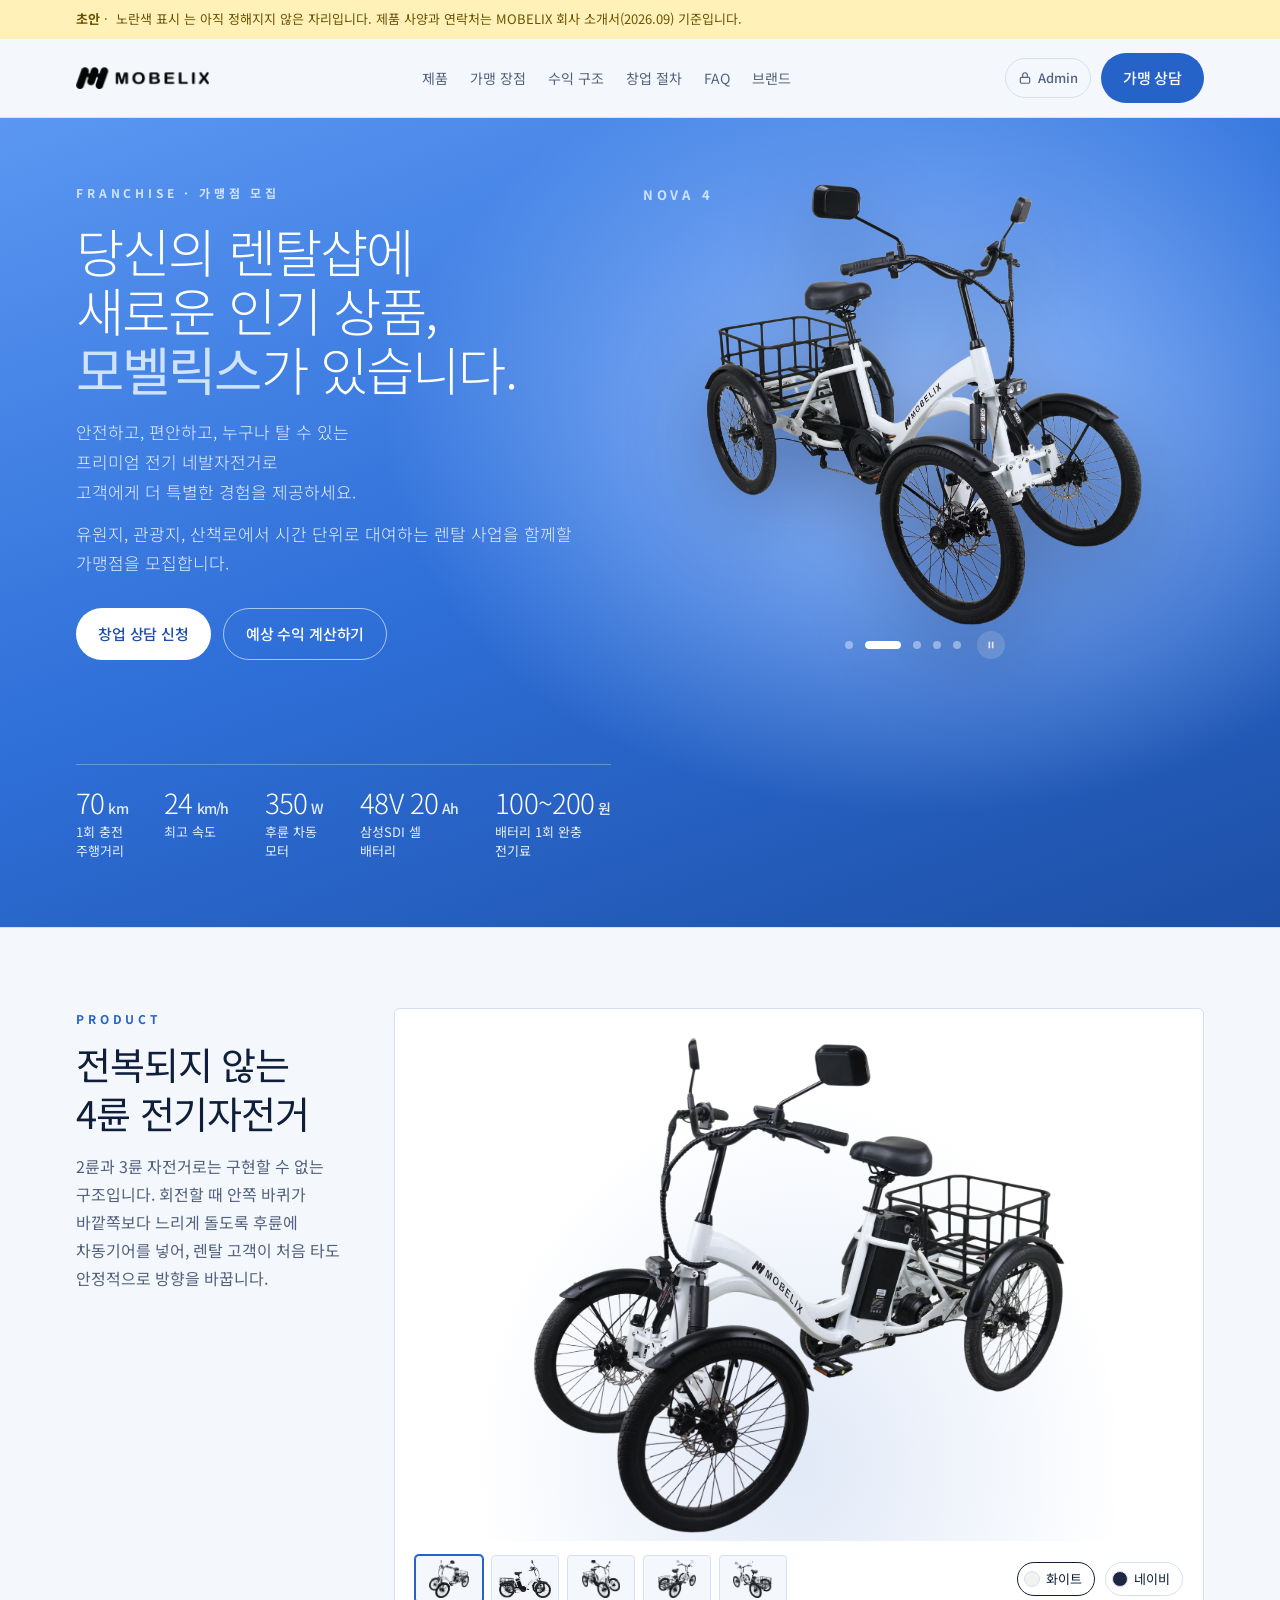
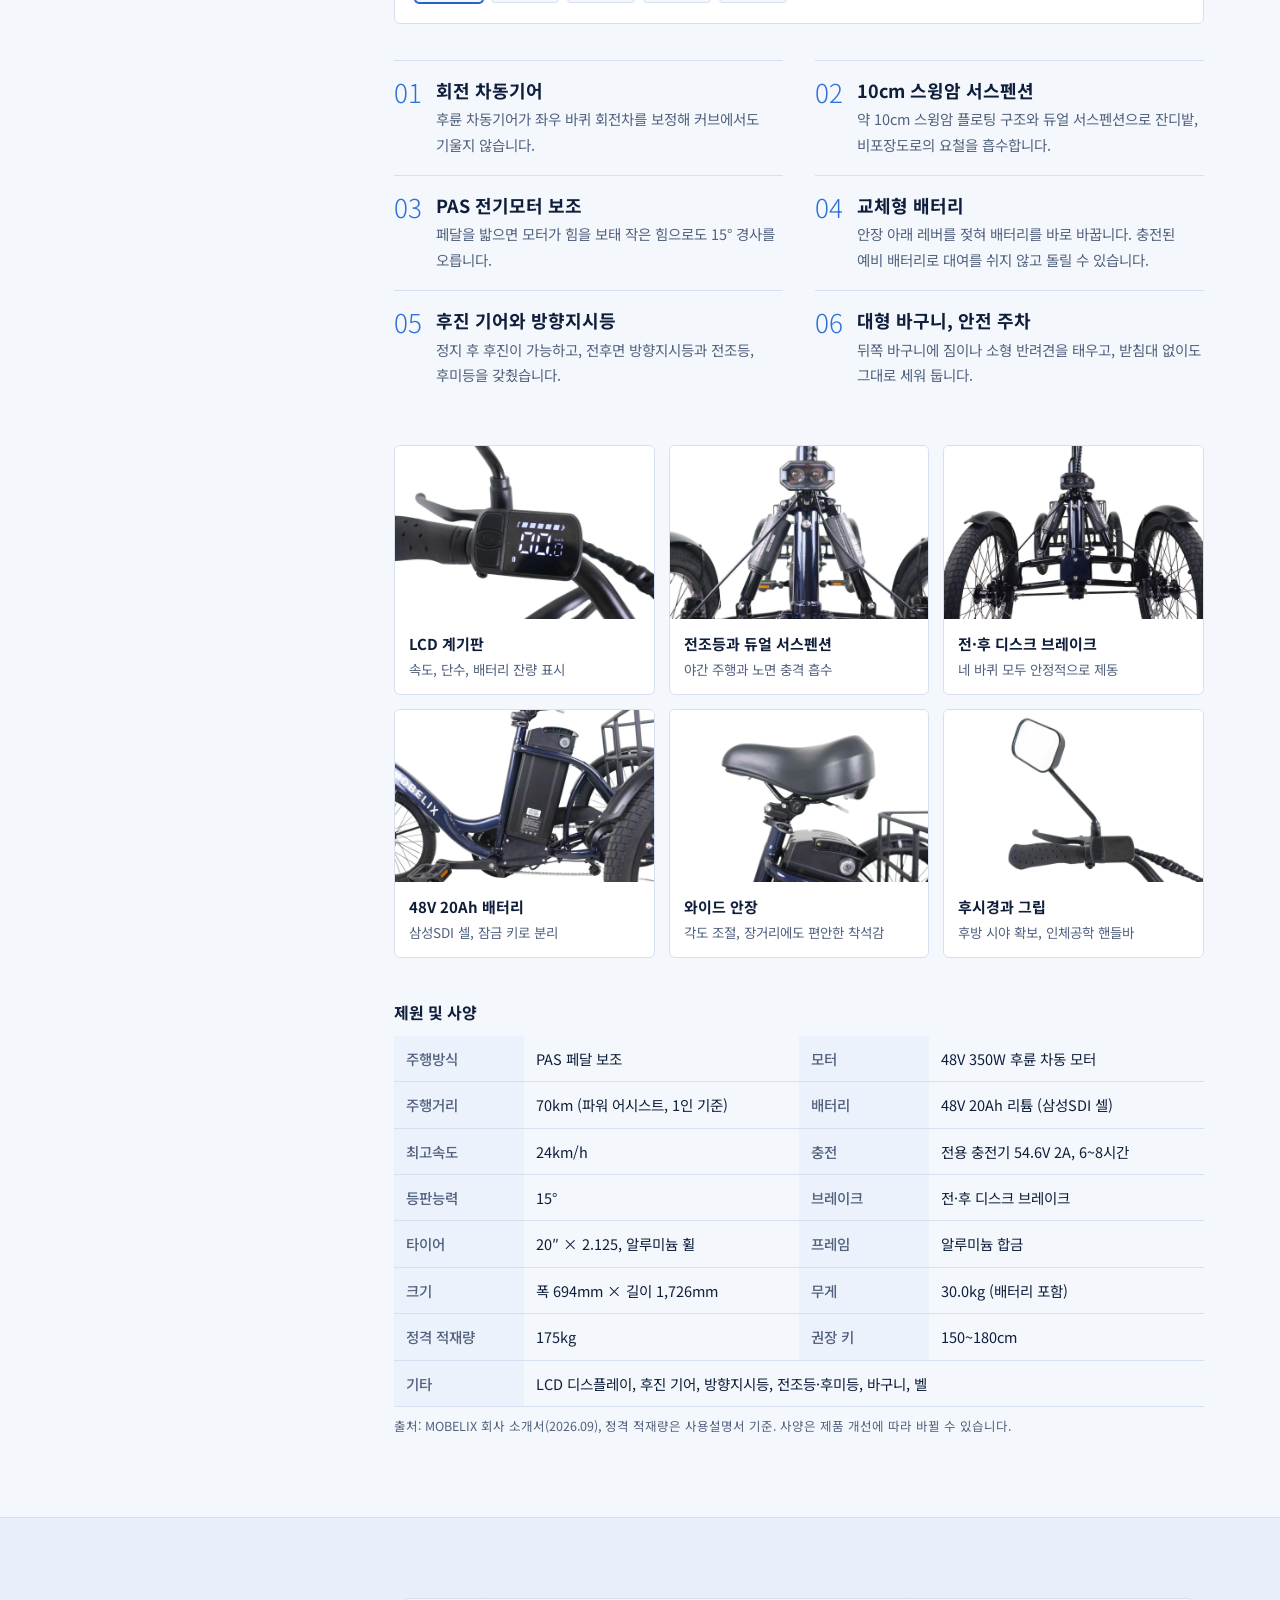
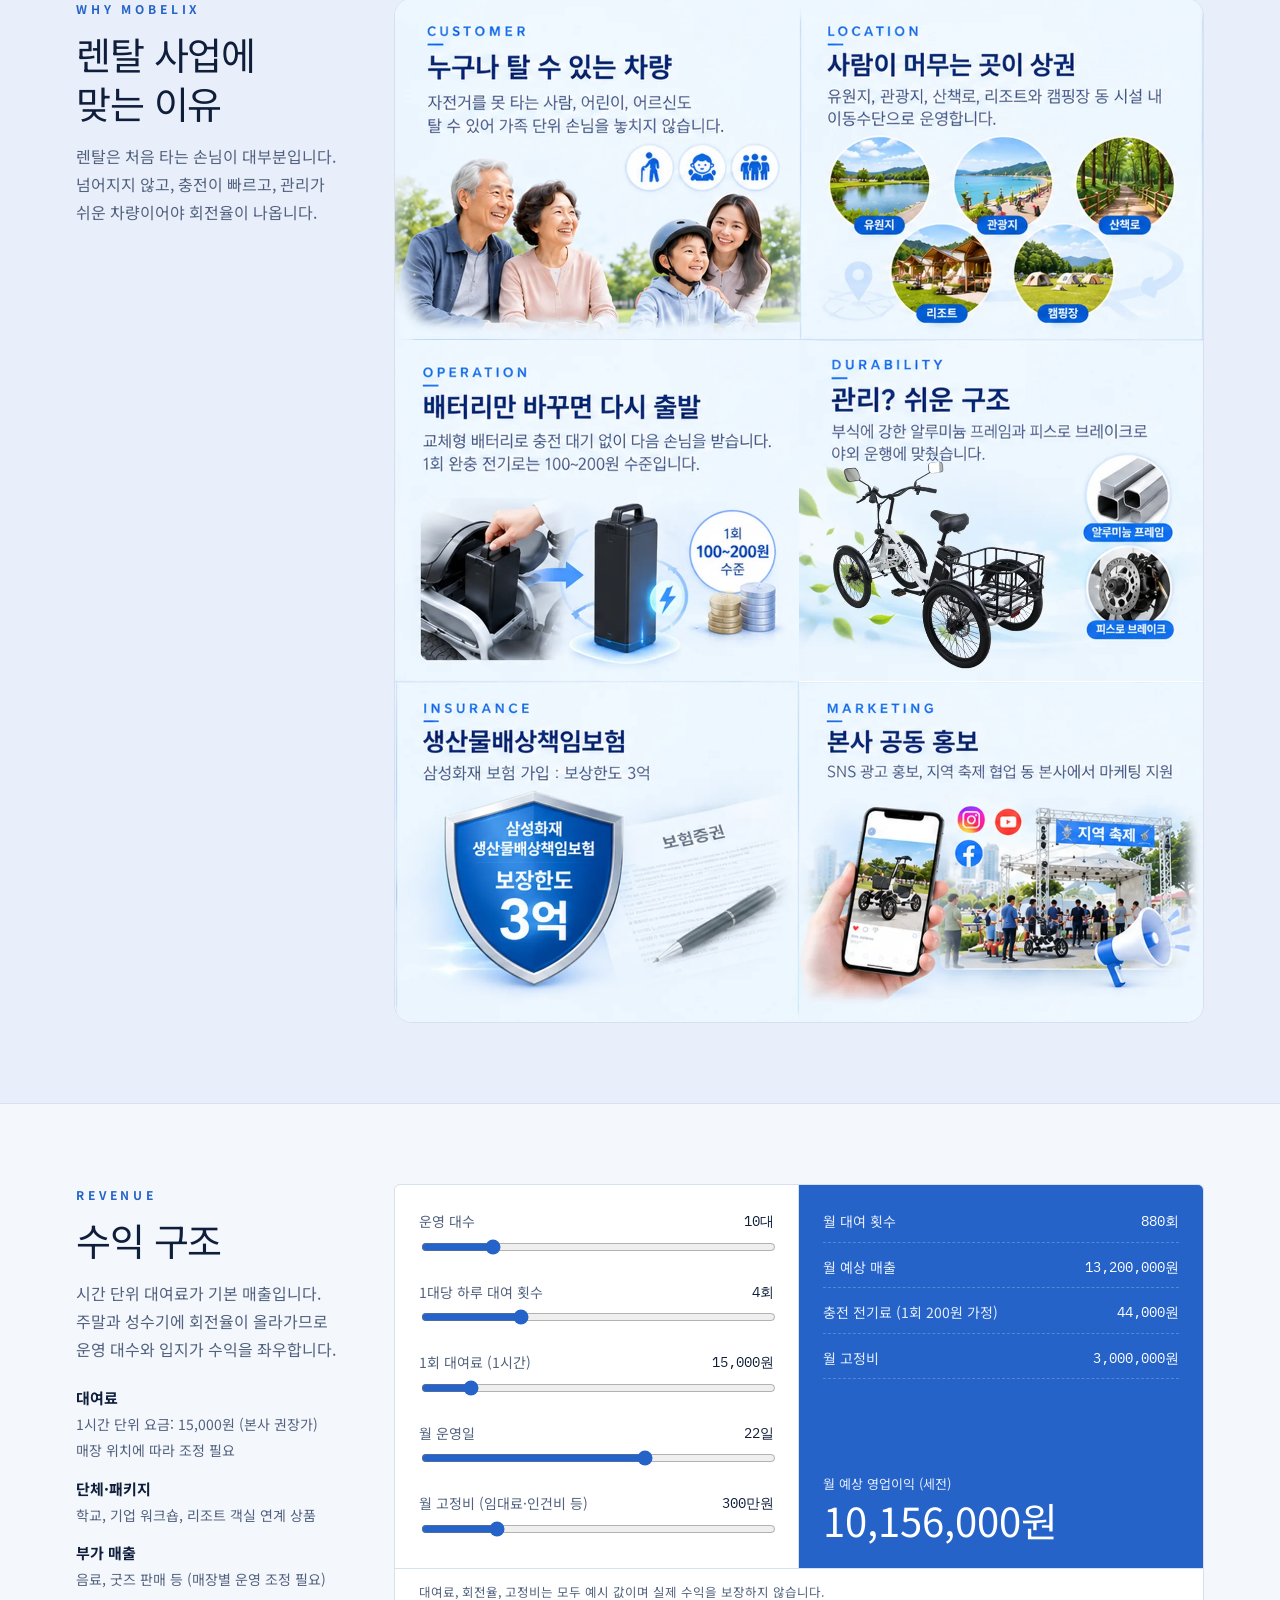
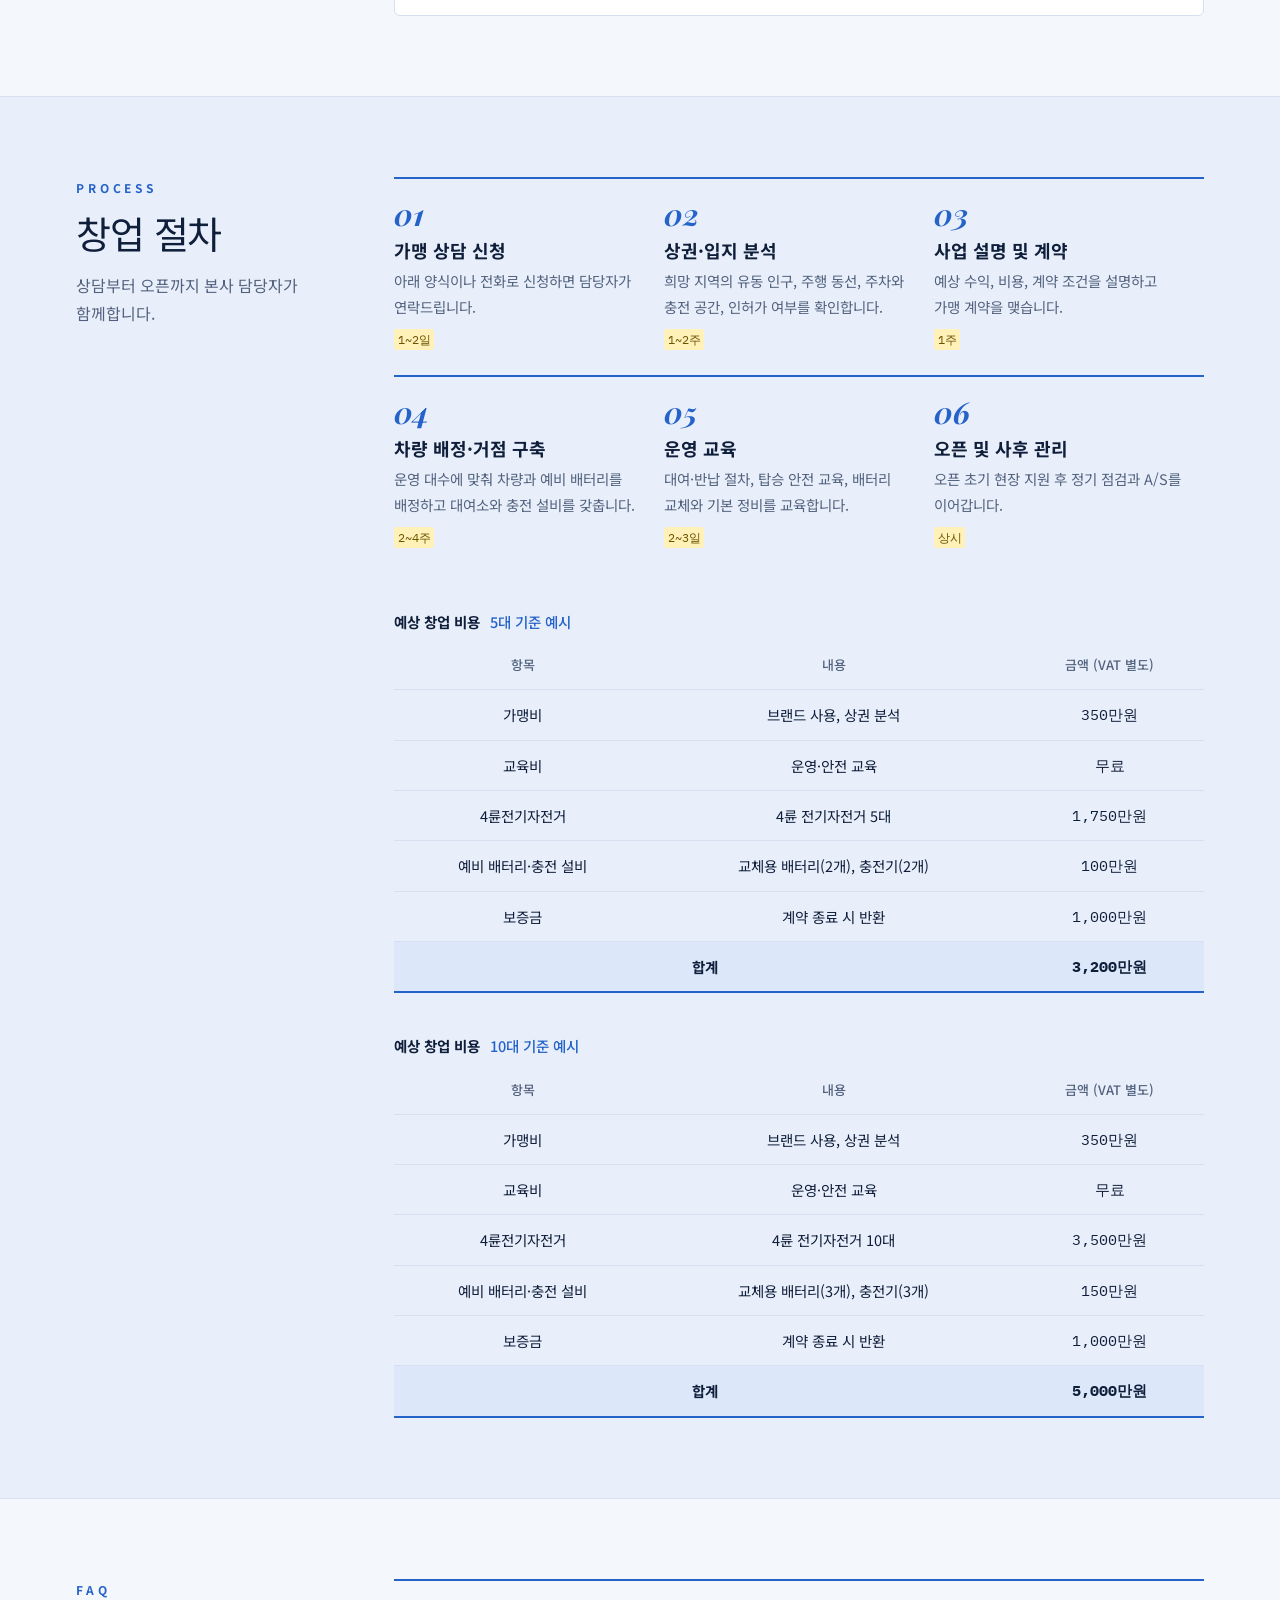
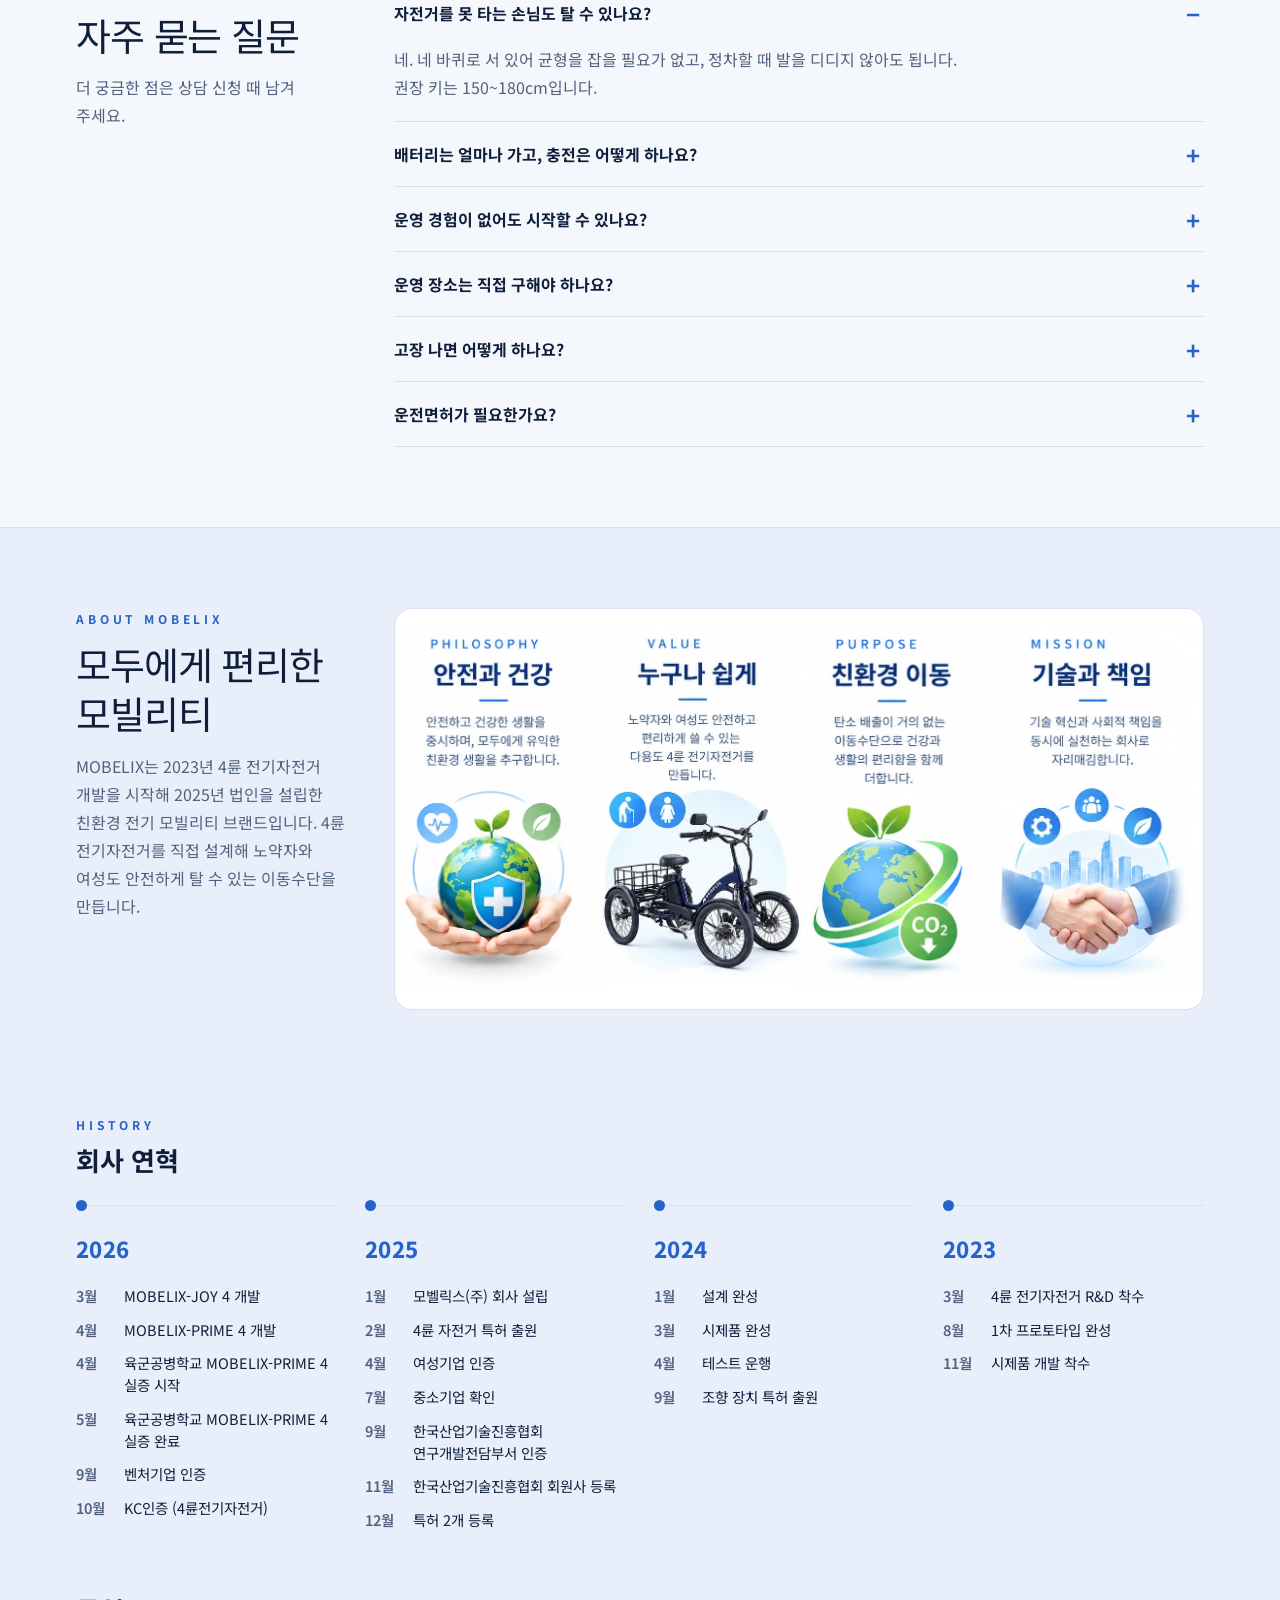
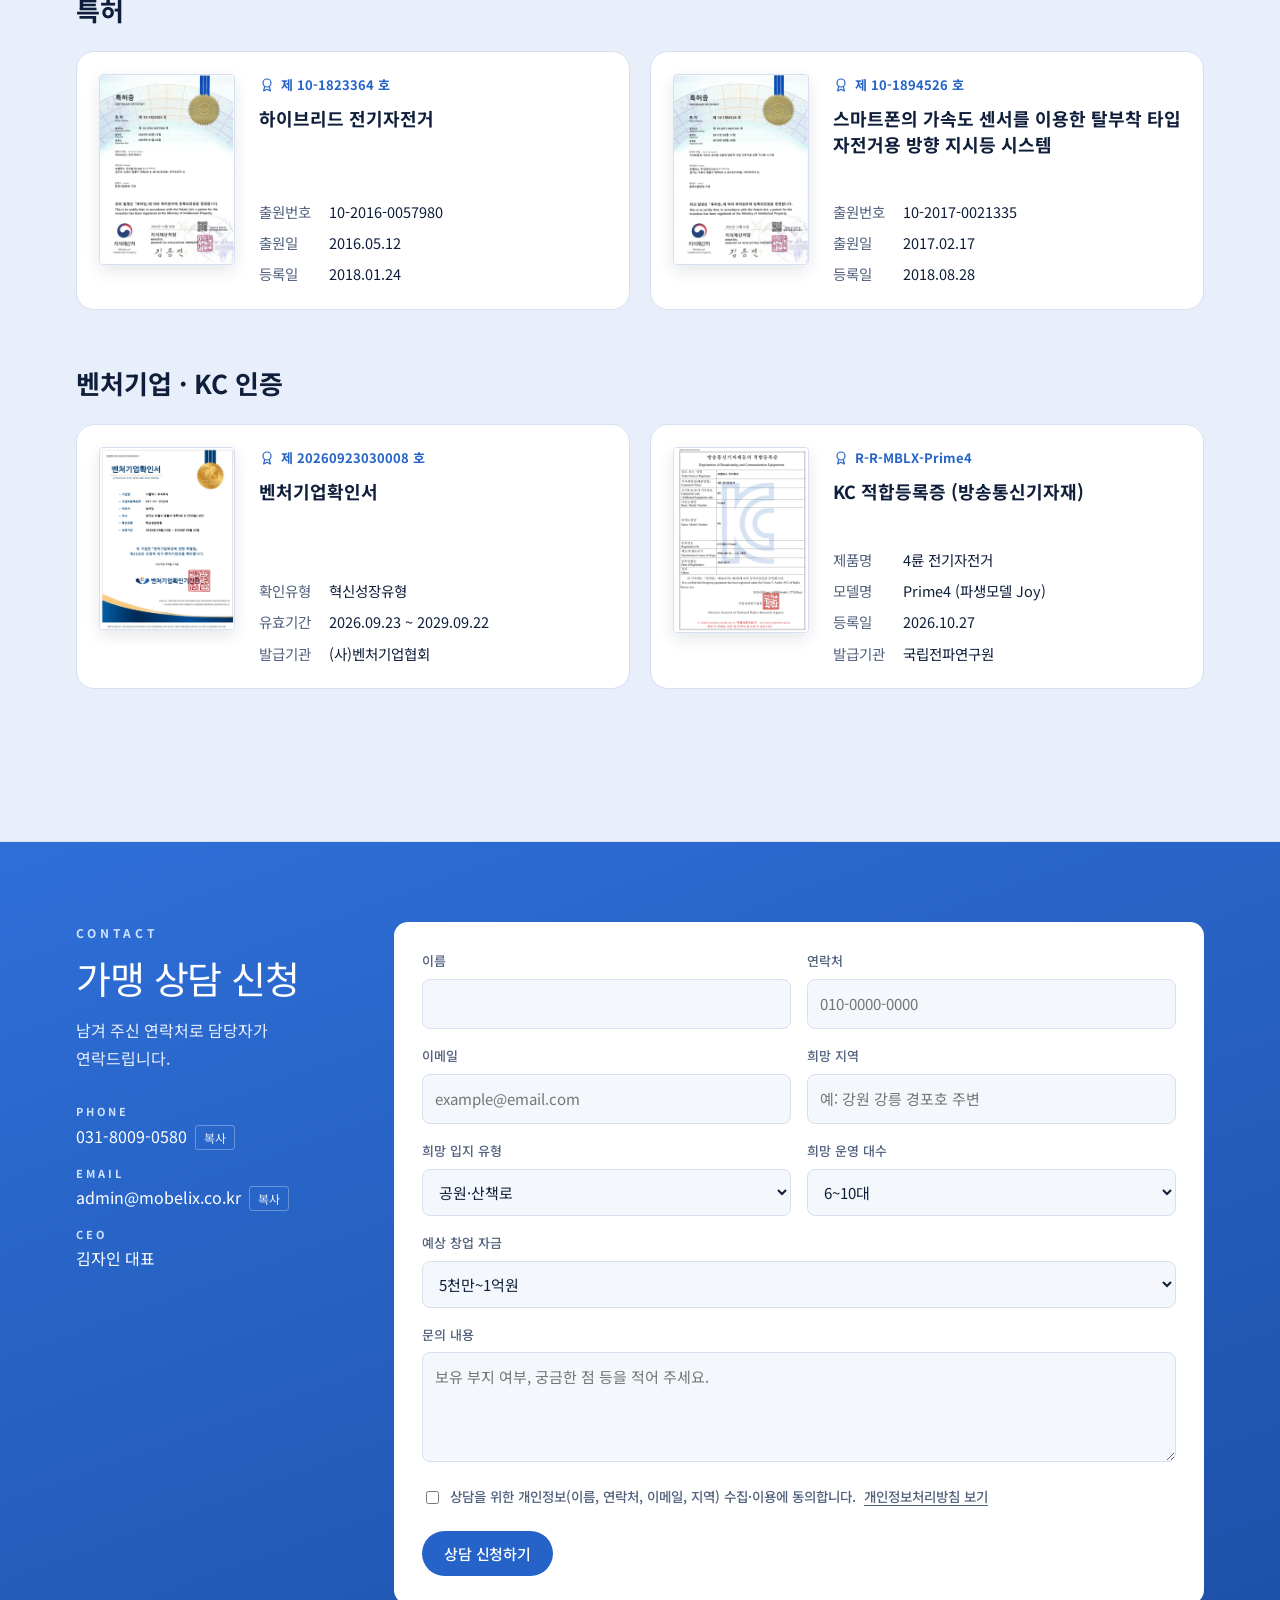
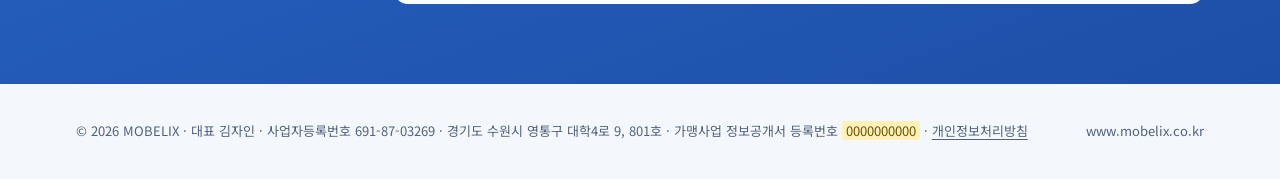
<file: index.html>
<!doctype html>
<html lang="ko">
<head>
<meta charset="utf-8">
<meta name="viewport" content="width=device-width, initial-scale=1, viewport-fit=cover">
<meta name="description" content="MOBELIX 4륜 전기자전거 렌탈 가맹점 모집. 넘어지지 않는 네 바퀴로 유원지·관광지·산책로 렌탈 사업을 시작하세요.">
<meta property="og:title" content="MOBELIX 가맹점 모집">
<meta property="og:description" content="4륜 전기자전거 렌탈 가맹점 모집">
<meta property="og:image" content="img/white-side.webp">
<style>:root{padding-top:env(safe-area-inset-top,0px);padding-bottom:env(safe-area-inset-bottom,0px)}body{margin:0}[hidden]{display:none!important}</style>
<title>MOBELIX 가맹점 모집</title>
<link rel="preconnect" href="https://fonts.googleapis.com">
<link rel="preconnect" href="https://fonts.gstatic.com" crossorigin>
<link rel="stylesheet" href="https://fonts.googleapis.com/css2?family=Noto+Sans+KR:wght@300;400;500;700;900&family=Playfair+Display:ital,wght@1,600;1,700&family=IBM+Plex+Mono:wght@500&display=swap">
<style>
/* Layout: 소개서의 딥그린·골드·크림 체계를 따르는 원페이지. 히어로는 딥그린 띠 위 제품 컷아웃, 이후 섹션은 좌측 제목 열 + 우측 본문 열 */
:root{
  --bg:#F4F0E8;
  --surface:#FFFFFF;
  --ink:#16302A;
  --muted:#56665F;
  --line:#DDD6C8;
  --green:#1B3A2F;
  --green-2:#2D5E4E;
  --gold:#B8924A;
  --gold-soft:#E9DCC0;
  --on-green:#F4F0E8;
  --on-green-muted:#B9C8BF;
  --ph-bg:#FFF1B8;
  --ph-ink:#6B5300;
  --band:#ECE6DA;
  --logo-filter:none;
  --f-display:"Noto Sans KR","Apple SD Gothic Neo","Malgun Gothic",sans-serif;
  --f-body:"Noto Sans KR","Apple SD Gothic Neo","Malgun Gothic",sans-serif;
  --f-num:"Playfair Display",Georgia,"Times New Roman",serif;
  --f-mono:"IBM Plex Mono",ui-monospace,Menlo,monospace;
}
@media (prefers-color-scheme: dark){
  :root:not([data-theme="light"]){
    --bg:#0F1D18;--surface:#16271F;--ink:#ECE7DC;--muted:#A6B5AC;--line:#2B3F36;
    --green:#132A22;--green-2:#1E4237;--gold:#D4B06A;--gold-soft:#3A3322;
    --on-green:#F4F0E8;--on-green-muted:#A9BBB1;--ph-bg:#4A3C05;--ph-ink:#FFE07A;--band:#13241D;
    --logo-filter:invert(1);
    color-scheme:dark;
  }
}
:root[data-theme="dark"]{
  --bg:#0F1D18;--surface:#16271F;--ink:#ECE7DC;--muted:#A6B5AC;--line:#2B3F36;
  --green:#132A22;--green-2:#1E4237;--gold:#D4B06A;--gold-soft:#3A3322;
  --on-green:#F4F0E8;--on-green-muted:#A9BBB1;--ph-bg:#4A3C05;--ph-ink:#FFE07A;--band:#13241D;
  --logo-filter:invert(1);
  color-scheme:dark;
}
*{box-sizing:border-box}
body{background:var(--bg);color:var(--ink);font-family:var(--f-body);font-size:16px;line-height:1.75;word-break:keep-all;overflow-wrap:anywhere}
.wrap{max-width:1160px;margin:0 auto;padding-left:max(16px,env(safe-area-inset-left,0px));padding-right:max(16px,env(safe-area-inset-right,0px))}
h1,h2,h3{text-wrap:balance;margin:0;line-height:1.3}
h2{font-family:var(--f-display);font-weight:900;font-size:clamp(28px,3.6vw,38px);letter-spacing:-.02em}
h3{font-size:18px;font-weight:700}
p{margin:0}
img{display:block;max-width:100%;height:auto}
:focus-visible{outline:3px solid var(--gold);outline-offset:2px}
.kicker{font-size:12px;letter-spacing:.32em;text-transform:uppercase;color:var(--gold);font-weight:700}
.ph{background:var(--ph-bg);color:var(--ph-ink);border-radius:3px;padding:0 .3em;box-decoration-break:clone;-webkit-box-decoration-break:clone}
.draft-bar{background:var(--ph-bg);color:var(--ph-ink);font-size:13px}
.draft-bar .wrap{padding-block:8px}

/* 헤더 */
html{scroll-padding-top:84px}
header.top{position:sticky;top:env(safe-area-inset-top,0px);z-index:10;background:color-mix(in srgb,var(--bg) 90%,transparent);backdrop-filter:blur(8px);border-bottom:1px solid var(--line)}
header.top .wrap{display:flex;align-items:center;justify-content:space-between;gap:16px;padding-block:14px}
.logo img{height:22px;width:auto;filter:var(--logo-filter)}
nav.links{display:flex;gap:22px;font-size:14px}
nav.links a{text-decoration:none;color:var(--muted)}
nav.links a:hover{color:var(--ink)}
.btn{display:inline-flex;align-items:center;justify-content:center;gap:8px;background:var(--gold);color:#1B1408;font-weight:700;border:0;border-radius:4px;padding:12px 22px;font-size:15px;text-decoration:none;cursor:pointer;font-family:inherit}
.btn:hover{filter:brightness(1.07)}
.btn.line{background:transparent;color:var(--on-green);border:1px solid color-mix(in srgb,var(--on-green) 55%,transparent)}
.head-actions{display:flex;align-items:center;gap:10px}
.admin-btn{display:inline-flex;align-items:center;gap:6px;font-size:13px;font-weight:500;color:var(--muted);text-decoration:none;border:1px solid var(--line);border-radius:4px;padding:8px 12px}
.admin-btn:hover{color:var(--ink);border-color:var(--muted)}
@media (max-width:860px){nav.links{display:none}}

/* 히어로 */
.hero{background:var(--green);color:var(--on-green);overflow:hidden}
.hero .wrap{display:grid;grid-template-columns:1fr 1.05fr;gap:32px;align-items:center;padding-block:64px 40px}
.hero h1{font-family:var(--f-display);font-weight:900;font-size:clamp(28px,4.1vw,54px);line-height:1.15;letter-spacing:-.03em;margin-top:18px}
.hero h1 em{font-style:normal;color:var(--gold)}
.hero .lede{margin-top:20px;font-size:17px;color:var(--on-green-muted);max-width:32em}
.hero .lede-2{margin-top:12px}
.hero .ctas{display:flex;flex-wrap:wrap;gap:12px;margin-top:30px}
.hero-img{position:relative;min-width:0}
.hero-img img{width:100%;filter:drop-shadow(0 24px 30px rgba(0,0,0,.35))}
.hero-stage{position:relative;aspect-ratio:1400/1100}
.hero-stage img{position:absolute;inset:0;width:100%;height:100%;object-fit:contain;opacity:0;transform:translateX(6%) scale(.94);transition:opacity .9s ease,transform 1.2s cubic-bezier(.2,.7,.2,1)}
.hero-stage img.on{opacity:1;transform:none}
.hero-stage img.out{opacity:0;transform:translateX(-6%) scale(.94)}
.hero-dots{display:flex;justify-content:center;align-items:center;gap:4px;margin-top:6px}
.hero-dots button{background:none;border:0;padding:8px 4px;cursor:pointer;display:flex}
.hero-dots i{display:block;width:8px;height:8px;border-radius:99px;background:rgba(255,255,255,.4);transition:width .4s,background .4s;overflow:hidden;position:relative}
.hero-dots .on i{width:36px;background:rgba(255,255,255,.35)}
.hero-dots .on i::after{content:"";position:absolute;inset:0;background:#fff;border-radius:inherit;transform-origin:left;animation:dotfill var(--hero-dur,4s) linear forwards}
.hero-img.paused .hero-dots .on i::after{animation:none;transform:none}
@keyframes dotfill{from{transform:scaleX(0)}to{transform:scaleX(1)}}
.hero-play{margin-left:8px;width:28px;height:28px;padding:0!important;border-radius:99px;background:rgba(255,255,255,.18)!important;color:#fff;align-items:center;justify-content:center}
.hero-play svg{fill:currentColor}.hero-play .pl{display:none}
.hero-img.paused .hero-play .pz{display:none}.hero-img.paused .hero-play .pl{display:block}
@media (prefers-reduced-motion:reduce){.hero-stage img{transform:none!important;transition:opacity .6s}}
.hero-img .model{position:absolute;z-index:2;left:0;top:0;font-size:13px;letter-spacing:.3em;color:var(--gold);font-weight:700}
.stats{container-type:inline-size;--stat-fs:clamp(16px,calc(8cqi - 15px),42px);display:flex;justify-content:space-between;gap:0 14px;border-top:1px solid color-mix(in srgb,var(--on-green) 18%,transparent)}
.stats div{padding:22px 0 26px;flex:none;width:min-content}
@media (max-width:860px){.stats div{width:auto}}
.stats b{display:block;font-family:var(--f-num);font-style:italic;font-weight:700;font-size:var(--stat-fs);line-height:1.1;color:var(--gold);font-variant-numeric:lining-nums;white-space:nowrap}
.stats b small{font-family:var(--f-body);font-style:normal;font-size:14px;font-weight:500;color:var(--on-green-muted);margin-left:4px}
.stats span{display:block;font-size:13px;line-height:1.5;margin-top:4px;color:var(--on-green-muted);overflow-wrap:normal}
@media (max-width:860px){.hero h1{font-size:clamp(26px,8.6vw,48px)}.hero .wrap{grid-template-columns:1fr;padding-block:40px 24px}.stats{display:grid;grid-template-columns:repeat(3,minmax(0,1fr));--stat-fs:clamp(18px,calc(8cqi - 8px),42px)}}
@media (max-width:480px){.stats{grid-template-columns:repeat(2,minmax(0,1fr));--stat-fs:clamp(18px,calc(12cqi - 8px),42px)}}

/* 섹션 공통 */
section.band{padding-block:80px;border-top:1px solid var(--line)}
section.band.alt{background:var(--band)}
.sec{display:grid;grid-template-columns:270px 1fr;gap:48px}
.sec > *{min-width:0}
.sec-head h2{margin-top:10px}
.sec-head p{margin-top:14px;color:var(--muted)}
@media (max-width:920px){.sec{grid-template-columns:1fr;gap:28px}section.band{padding-block:56px}}

/* 브랜드 */
.values{display:grid;grid-template-columns:repeat(4,minmax(0,1fr));gap:0;border-top:2px solid var(--green)}
.values article{padding:22px 20px 22px 0}
.values article + article{padding-left:20px;border-left:1px solid var(--line)}
.values .en{font-size:11px;letter-spacing:.28em;color:var(--gold);font-weight:700}
.values h3{margin-top:6px}
.values p{margin-top:8px;color:var(--muted);font-size:14.5px}
.history{margin-top:104px;padding-bottom:72px}
@media (max-width:920px){.history{margin-top:64px}}
.history-title{font-size:clamp(20px,2.2vw,26px);margin-top:8px}
.history-grid{display:grid;grid-template-columns:repeat(4,minmax(0,1fr));gap:0 28px;margin-top:28px}
.hy{position:relative;padding-top:28px;border-top:1px solid var(--line)}
.hy::before{content:"";position:absolute;top:-6px;left:0;width:11px;height:11px;border-radius:50%;background:var(--green)}
.hy h3{font-size:22px;font-weight:800;color:var(--green);letter-spacing:.02em}
.hy ul{list-style:none;margin:16px 0 0;padding:0}
.hy li{display:flex;gap:14px;padding:6px 0;font-size:14.5px;line-height:1.5}
.hy li span{flex:none;width:34px;color:var(--muted);font-weight:600}
@media (max-width:860px){.history-grid{grid-template-columns:repeat(2,minmax(0,1fr));gap:32px 28px}}
@media (max-width:480px){.history-grid{grid-template-columns:1fr}}
.patents-title{margin-top:56px}
.patents{display:grid;grid-template-columns:repeat(2,minmax(0,1fr));gap:20px;margin-top:24px}
.pat{display:flex;gap:24px;padding:22px;background:var(--surface);border:1px solid var(--line);border-radius:18px}
.pat-img{flex:none;width:136px}
.pat-img img{width:100%;height:auto;display:block;border:1px solid var(--line);border-radius:4px;box-shadow:0 6px 16px rgba(15,30,58,.1)}
.pat-body{display:flex;flex-direction:column;min-width:0}
.pat-no{display:flex;align-items:center;gap:6px;font-size:13px;font-weight:700;color:var(--green)}
.pat h4{margin-top:10px;font-size:18px;line-height:1.4;font-weight:700}
.pat dl{margin:auto 0 0;padding-top:18px;display:grid;grid-template-columns:auto 1fr;gap:6px 18px;font-size:14.5px}
.pat dt{color:var(--muted)}.pat dd{margin:0}
@media (max-width:860px){.patents{grid-template-columns:1fr}}
@media (max-width:480px){.pat{gap:16px;padding:16px}.pat-img{width:96px}.pat h4{font-size:16px}}
.values-img{display:grid;grid-template-columns:repeat(4,minmax(0,1fr));background:#fff;border:1px solid var(--line);border-radius:18px;padding:16px 8px;overflow:hidden}
.values-img img{width:100%;height:auto;display:block}
@media (max-width:760px){.values-img{grid-template-columns:repeat(2,minmax(0,1fr));row-gap:8px}}
.brand-note{margin-top:28px;font-size:15px;color:var(--muted)}
@media (max-width:760px){.values{grid-template-columns:repeat(2,minmax(0,1fr))}.values article:nth-child(3){padding-left:0;border-left:0}}
@media (max-width:440px){.values{grid-template-columns:1fr}.values article + article{padding-left:0;border-left:0;border-top:1px solid var(--line)}}

/* 제품 */
.viewer{background:var(--surface);border:1px solid var(--line);border-radius:6px;padding:20px}
.viewer-main{aspect-ratio:3/2;max-width:100%;display:grid;place-items:center;background:radial-gradient(ellipse at 50% 85%,color-mix(in srgb,var(--gold) 14%,transparent),transparent 60%)}
.viewer-main{overflow:hidden;position:relative}.viewer-main img{position:absolute;inset:0;width:100%;height:100%;object-fit:contain;padding:8px}
.viewer-main img.on-white{mix-blend-mode:multiply}
@media (prefers-color-scheme:dark){.viewer-main img.on-white{mix-blend-mode:normal;border-radius:6px}}
.viewer-bar{display:flex;flex-wrap:wrap;justify-content:space-between;gap:12px;margin-top:14px;align-items:center}
.thumbs{display:flex;flex-wrap:wrap;gap:8px}
.thumbs button{width:68px;height:48px;padding:4px;border:1px solid var(--line);background:var(--bg);border-radius:4px;cursor:pointer}
.thumbs button[aria-pressed="true"]{border-color:var(--gold);box-shadow:0 0 0 1px var(--gold)}
.thumbs img{width:100%;height:100%;object-fit:contain}
.colors{display:flex;gap:10px;align-items:center;font-size:13px;color:var(--muted)}
.colors button{display:inline-flex;align-items:center;gap:6px;border:1px solid var(--line);background:transparent;color:var(--ink);border-radius:99px;padding:5px 12px 5px 6px;font:inherit;font-size:13px;cursor:pointer}
.colors button[aria-pressed="true"]{border-color:var(--ink)}
.colors i{width:16px;height:16px;border-radius:50%;display:inline-block;border:1px solid var(--line)}
.feat{display:grid;grid-template-columns:repeat(2,minmax(0,1fr));gap:0 32px;margin-top:36px}
.feat article{padding:18px 0;border-top:1px solid var(--line);display:grid;grid-template-columns:auto 1fr;gap:14px}
.feat .n{font-family:var(--f-num);font-style:italic;font-weight:700;font-size:26px;color:var(--gold);line-height:1}
.feat p{color:var(--muted);font-size:14.5px;margin-top:4px}
@media (max-width:640px){.feat{grid-template-columns:1fr}}

.details{display:grid;grid-template-columns:repeat(3,minmax(0,1fr));gap:14px;margin-top:40px}
.details figure{margin:0;background:var(--surface);border:1px solid var(--line);border-radius:6px;overflow:hidden}
.details img{aspect-ratio:3/2;width:100%;object-fit:cover}
.details figcaption{padding:12px 14px;font-size:14px}
.details figcaption b{display:block;font-size:15px}
.details figcaption span{color:var(--muted);font-size:13.5px}
@media (max-width:760px){.details{grid-template-columns:repeat(2,minmax(0,1fr))}}

.spec-wrap{overflow-x:auto;margin-top:40px}
table{width:100%;border-collapse:collapse;font-size:14.5px}
.spec{min-width:560px}
.spec th,.spec td{padding:10px 12px;border-bottom:1px solid var(--line);text-align:left;vertical-align:top}
.spec th{width:16%;color:var(--muted);font-weight:500;background:color-mix(in srgb,var(--gold-soft) 35%,transparent)}
.spec td{width:34%;font-variant-numeric:tabular-nums}
.spec caption{text-align:left;font-weight:700;padding-bottom:10px;font-size:16px}
.src{font-size:12.5px;color:var(--muted);margin-top:8px}

/* 장점 */
.why-img{display:grid;grid-template-columns:repeat(2,minmax(0,1fr));border-radius:18px;overflow:hidden;border:1px solid var(--line);background:#fff}
.why-img img{width:100%;height:auto;display:block}
@media (max-width:560px){.why-img{grid-template-columns:1fr}}
.why{display:grid;grid-template-columns:repeat(2,minmax(0,1fr));border-top:2px solid var(--green)}
.why article{padding:24px 24px 24px 0;border-bottom:1px solid var(--line)}
.why article:nth-child(odd){border-right:1px solid var(--line)}
.why article:nth-child(even){padding-left:24px}
.why .k{font-size:11px;letter-spacing:.28em;color:var(--gold);font-weight:700}
.why h3{margin-top:4px}
.why p{margin-top:8px;color:var(--muted);font-size:15px}
@media (max-width:680px){.why{grid-template-columns:1fr}.why article:nth-child(odd){border-right:0}.why article:nth-child(even){padding-left:0}}

/* 수익 */
.calc{background:var(--surface);border:1px solid var(--line);border-radius:6px;overflow:hidden}
.calc-grid{display:grid;grid-template-columns:1fr 1fr}
.calc-in{padding:24px;display:grid;gap:18px;border-right:1px solid var(--line)}
.calc-out{padding:24px;display:flex;flex-direction:column;gap:12px;background:var(--green);color:var(--on-green)}
.field label{display:flex;justify-content:space-between;font-size:14px;color:var(--muted)}
.field label output{font-family:var(--f-mono);color:var(--ink);font-variant-numeric:tabular-nums}
.field input[type=range]{width:100%;accent-color:var(--gold)}
.row{display:flex;justify-content:space-between;gap:12px;font-size:14px;padding-bottom:8px;border-bottom:1px dashed color-mix(in srgb,var(--on-green) 22%,transparent);color:var(--on-green-muted)}
.row span:last-child{font-family:var(--f-mono);color:var(--on-green);font-variant-numeric:tabular-nums}
.total{margin-top:auto;padding-top:8px}
.total small{color:var(--on-green-muted);font-size:13px}
.total b{display:block;font-family:var(--f-num);font-style:italic;font-size:clamp(30px,4vw,40px);color:var(--gold);line-height:1.2;font-variant-numeric:lining-nums tabular-nums}
.calc-note{padding:12px 24px;font-size:12.5px;color:var(--muted);border-top:1px solid var(--line)}
.rev-list{margin:22px 0 0;padding:0;list-style:none;display:grid;gap:12px}
.rev-list li{font-size:15px}
.rev-list b{display:block;color:var(--ink)}
.rev-list span{color:var(--muted);font-size:14px}
@media (max-width:680px){.calc-grid{grid-template-columns:1fr}.calc-in{border-right:0;border-bottom:1px solid var(--line)}}

/* 절차 */
.steps{list-style:none;margin:0;padding:0;display:grid;grid-template-columns:repeat(3,minmax(0,1fr));counter-reset:s}
.steps li{counter-increment:s;padding:20px 20px 24px 0;border-top:2px solid var(--green)}
.steps li::before{content:counter(s,decimal-leading-zero);font-family:var(--f-num);font-style:italic;font-weight:700;font-size:30px;color:var(--gold);display:block;line-height:1;margin-bottom:10px}
.steps p{color:var(--muted);font-size:14.5px;margin-top:6px}
.steps .dur{font-family:var(--f-mono);font-size:12px;margin-top:10px;display:inline-block}
@media (max-width:820px){.steps{grid-template-columns:repeat(2,minmax(0,1fr))}}
@media (max-width:520px){.steps{grid-template-columns:1fr}}
.cost{margin-top:36px;overflow-x:auto}
.cost table{min-width:460px}
.cost th,.cost td{text-align:left;padding:12px 10px;border-bottom:1px solid var(--line)}
.cost th{font-size:13px;color:var(--muted);font-weight:500}
.cost td.num{font-family:var(--f-mono);white-space:nowrap}
.cost tfoot td{font-weight:700;border-bottom:2px solid var(--green)}
.cost caption{text-align:left;font-weight:700;padding-bottom:8px}
.cost table+table{margin-top:40px}
.cost .cap-tag{color:var(--gold);font-weight:500;margin-left:6px}
.cost th,.cost td{text-align:center}
.cost tfoot td{background:var(--gold-soft)}
@media (max-width:560px){.cost table{min-width:0;font-size:13px}.cost th,.cost td{padding:10px 4px}}

/* FAQ */
.faq details{border-bottom:1px solid var(--line)}
.faq details:first-child{border-top:2px solid var(--green)}
.faq summary{cursor:pointer;list-style:none;padding:18px 36px 18px 0;font-weight:700;position:relative}
.faq summary::-webkit-details-marker{display:none}
.faq summary::after{content:"+";position:absolute;right:4px;top:12px;font-size:24px;color:var(--gold)}
.faq details[open] summary::after{content:"−"}
.faq details p{padding:0 0 20px;color:var(--muted);max-width:64ch}

/* 상담 */
.form-band{background:var(--green);color:var(--on-green)}
.form-band .sec-head p{color:var(--on-green-muted)}
form.inq{background:var(--surface);color:var(--ink);border-radius:6px;padding:28px;display:grid;grid-template-columns:1fr 1fr;gap:16px}
form.inq .full{grid-column:1/-1}
form.inq label{display:block;font-size:13px;font-weight:500;color:var(--muted);margin-bottom:6px}
form.inq input,form.inq select,form.inq textarea{width:100%;font:inherit;font-size:15px;color:var(--ink);background:var(--bg);border:1px solid var(--line);border-radius:4px;padding:11px 12px}
form.inq textarea{min-height:110px;resize:vertical}
form.inq .check{display:flex;gap:8px;align-items:flex-start;font-size:13.5px;color:var(--muted)}
form.inq .check input{width:auto;margin-top:6px}
.err{color:#B4410F;font-size:13px}
.sent{grid-column:1/-1;background:color-mix(in srgb,var(--gold) 14%,var(--surface));border-radius:4px;padding:16px;font-size:15px}
.contact-lines{margin-top:30px;display:grid;gap:14px;font-size:16px}
.contact-lines b{display:block;font-size:11px;letter-spacing:.28em;color:var(--gold);font-weight:700}
.copy{margin-left:8px;font:inherit;font-size:12px;background:transparent;color:var(--on-green-muted);border:1px solid color-mix(in srgb,var(--on-green) 30%,transparent);border-radius:3px;padding:1px 8px;cursor:pointer}
@media (max-width:620px){form.inq{grid-template-columns:1fr;padding:20px}}

footer{padding-block:36px;font-size:13px;color:var(--muted)}
footer .wrap{display:flex;flex-wrap:wrap;justify-content:space-between;gap:12px}
@media (prefers-reduced-motion:no-preference){.viewer-main img{transition:opacity .25s}}
</style>
<link rel="stylesheet" href="theme-cobalt.css">
</head>
<body>

<div class="draft-bar"><div class="wrap"><b>초안</b> · <span class="ph">노란색 표시</span>는 아직 정해지지 않은 자리입니다. 제품 사양과 연락처는 MOBELIX 회사 소개서(2026.09) 기준입니다.</div></div>

<header class="top">
  <div class="wrap">
    <a class="logo" href="#top" aria-label="MOBELIX 처음으로"><img src="img/logo.webp" alt="MOBELIX" width="127" height="21"></a>
    <nav class="links" aria-label="주요 메뉴">
      <a href="#product">제품</a>
      <a href="#why">가맹 장점</a>
      <a href="#revenue">수익 구조</a>
      <a href="#process">창업 절차</a>
      <a href="#faq">FAQ</a>
      <a href="#brand">브랜드</a>
    </nav>
    <div class="head-actions">
      <a class="admin-btn" href="/admin/" aria-label="관리자 로그인"><svg width="14" height="14" viewBox="0 0 24 24" fill="none" stroke="currentColor" stroke-width="2" aria-hidden="true"><rect x="4" y="11" width="16" height="10" rx="2"/><path d="M8 11V7a4 4 0 0 1 8 0v4"/></svg>Admin</a>
      <a class="btn" href="#apply">가맹 상담</a>
    </div>
  </div>
</header>

<main id="top">
<section class="hero">
  <div class="wrap">
    <div>
      <div class="kicker">Franchise · 가맹점 모집</div>
      <h1>당신의 렌탈샵에<br>새로운 인기 상품,<br><em>모벨릭스</em>가 있습니다.</h1>
      <p class="lede">안전하고, 편안하고, 누구나 탈 수 있는<br>프리미엄 전기 네발자전거로<br>고객에게 더 특별한 경험을 제공하세요.</p>
      <p class="lede lede-2">유원지, 관광지, 산책로에서 시간 단위로 대여하는 렌탈 사업을 함께할 가맹점을 모집합니다.</p>
      <div class="ctas">
        <a class="btn" href="#apply">창업 상담 신청</a>
        <a class="btn line" href="#revenue">예상 수익 계산하기</a>
      </div>
    </div>
    <div class="hero-img">
      <span class="model">NOVA 4</span>
      <div class="hero-stage" id="heroStage" aria-roledescription="carousel" aria-label="MOBELIX 화이트 4륜 전기자전거">
        <img class="on" src="img/white-side.webp" alt="MOBELIX 4륜 전기자전거 화이트 측면" width="1400" height="1029">
        <img src="img/white-front2.webp" alt="화이트 전면 사선" width="1391" height="1400" loading="lazy">
        <img src="img/white-rear2.webp" alt="화이트 후면 사선" width="1400" height="1354" loading="lazy">
        <img src="img/white-rear.webp" alt="화이트 반대편 후면" width="1376" height="1400" loading="lazy">
        <img src="img/white-front.webp" alt="화이트 반대편 전면" width="1400" height="1303" loading="lazy">
      </div>
      <div class="hero-dots" id="heroDots">
        <button type="button" class="on" aria-label="1번 이미지"><i></i></button>
        <button type="button" aria-label="2번 이미지"><i></i></button>
        <button type="button" aria-label="3번 이미지"><i></i></button>
        <button type="button" aria-label="4번 이미지"><i></i></button>
        <button type="button" aria-label="5번 이미지"><i></i></button>
        <button type="button" class="hero-play" id="heroPlay" aria-label="일시정지"><svg viewBox="0 0 12 12" width="10" height="10" aria-hidden="true"><path class="pz" d="M3 2h2v8H3zM7 2h2v8H7z"/><path class="pl" d="M3 1.5l7 4.5-7 4.5z"/></svg></button>
      </div>
    </div>
  </div>
  <div class="wrap">
    <div class="stats">
      <div><b>70<small>km</small></b><span>1회 충전 주행거리</span></div>
      <div><b>24<small>km/h</small></b><span>최고 속도</span></div>
      <div><b>350<small>W</small></b><span>후륜 차동 모터</span></div>
      <div><b>48V 20<small>Ah</small></b><span>삼성SDI 셀 배터리</span></div>
      <div><b>100~200<small>원</small></b><span>배터리 1회 완충 전기료</span></div>
    </div>
  </div>
</section>

<section class="band" id="product">
  <div class="wrap sec">
    <div class="sec-head">
      <div class="kicker">Product</div>
      <h2>전복되지 않는<br>4륜 전기자전거</h2>
      <p>2륜과 3륜 자전거로는 구현할 수 없는 구조입니다. 회전할 때 안쪽 바퀴가 바깥쪽보다 느리게 돌도록 후륜에 차동기어를 넣어, 렌탈 고객이 처음 타도 안정적으로 방향을 바꿉니다.</p>
    </div>
    <div>
      <div class="viewer">
        <div class="viewer-main"><img id="v-img" src="img/white-front.webp" alt="화이트 모델 전면 사선" width="1400" height="1303"></div>
        <div class="viewer-bar">
          <div class="thumbs" id="v-thumbs" role="group" aria-label="보는 각도"></div>
          <div class="colors" role="group" aria-label="색상">
            <button type="button" id="c-white" aria-pressed="true"><i style="background:#F2F2F0"></i>화이트</button>
            <button type="button" id="c-navy" aria-pressed="false"><i style="background:#1E2741"></i>네이비</button>
          </div>
        </div>
      </div>

      <div class="feat">
        <article><span class="n">01</span><div><h3>회전 차동기어</h3><p>후륜 차동기어가 좌우 바퀴 회전차를 보정해 커브에서도 기울지 않습니다.</p></div></article>
        <article><span class="n">02</span><div><h3>10cm 스윙암 서스펜션</h3><p>약 10cm 스윙암 플로팅 구조와 듀얼 서스펜션으로 잔디밭, 비포장도로의 요철을 흡수합니다.</p></div></article>
        <article><span class="n">03</span><div><h3>PAS 전기모터 보조</h3><p>페달을 밟으면 모터가 힘을 보태 작은 힘으로도 15° 경사를 오릅니다.</p></div></article>
        <article><span class="n">04</span><div><h3>교체형 배터리</h3><p>안장 아래 레버를 젖혀 배터리를 바로 바꿉니다. 충전된 예비 배터리로 대여를 쉬지 않고 돌릴 수 있습니다.</p></div></article>
        <article><span class="n">05</span><div><h3>후진 기어와 방향지시등</h3><p>정지 후 후진이 가능하고, 전후면 방향지시등과 전조등, 후미등을 갖췄습니다.</p></div></article>
        <article><span class="n">06</span><div><h3>대형 바구니, 안전 주차</h3><p>뒤쪽 바구니에 짐이나 소형 반려견을 태우고, 받침대 없이도 그대로 세워 둡니다.</p></div></article>
      </div>

      <div class="details">
        <figure><img src="img/d-display.webp" alt="LCD 계기판" loading="lazy" width="1200" height="800"><figcaption><b>LCD 계기판</b><span>속도, 단수, 배터리 잔량 표시</span></figcaption></figure>
        <figure><img src="img/d-suspension.webp" alt="전조등과 듀얼 서스펜션" loading="lazy" width="1200" height="800"><figcaption><b>전조등과 듀얼 서스펜션</b><span>야간 주행과 노면 충격 흡수</span></figcaption></figure>
        <figure><img src="img/d-axle.webp" alt="전륜 구조와 디스크 브레이크" loading="lazy" width="1200" height="800"><figcaption><b>전·후 디스크 브레이크</b><span>네 바퀴 모두 안정적으로 제동</span></figcaption></figure>
        <figure><img src="img/d-battery.webp" alt="48V 20Ah 배터리" loading="lazy" width="1200" height="800"><figcaption><b>48V 20Ah 배터리</b><span>삼성SDI 셀, 잠금 키로 분리</span></figcaption></figure>
        <figure><img src="img/d-saddle.webp" alt="인체공학 안장" loading="lazy" width="1200" height="800"><figcaption><b>와이드 안장</b><span>각도 조절, 장거리에도 편안한 착석감</span></figcaption></figure>
        <figure><img src="img/d-mirror.webp" alt="후시경과 그립" loading="lazy" width="1200" height="800"><figcaption><b>후시경과 그립</b><span>후방 시야 확보, 인체공학 핸들바</span></figcaption></figure>
      </div>

      <div class="spec-wrap">
        <table class="spec">
          <caption>제원 및 사양</caption>
          <tbody>
            <tr><th>주행방식</th><td>PAS 페달 보조</td><th>모터</th><td>48V 350W 후륜 차동 모터</td></tr>
            <tr><th>주행거리</th><td>70km (파워 어시스트, 1인 기준)</td><th>배터리</th><td>48V 20Ah 리튬 (삼성SDI 셀)</td></tr>
            <tr><th>최고속도</th><td>24km/h</td><th>충전</th><td>전용 충전기 54.6V 2A, 6~8시간</td></tr>
            <tr><th>등판능력</th><td>15°</td><th>브레이크</th><td>전·후 디스크 브레이크</td></tr>
            <tr><th>타이어</th><td>20″ × 2.125, 알루미늄 휠</td><th>프레임</th><td>알루미늄 합금</td></tr>
            <tr><th>크기</th><td>폭 694mm × 길이 1,726mm</td><th>무게</th><td>30.0kg (배터리 포함)</td></tr>
            <tr><th>정격 적재량</th><td>175kg</td><th>권장 키</th><td>150~180cm</td></tr>
            <tr><th>기타</th><td colspan="3">LCD 디스플레이, 후진 기어, 방향지시등, 전조등·후미등, 바구니, 벨</td></tr>
          </tbody>
        </table>
      </div>
      <p class="src">출처: MOBELIX 회사 소개서(2026.09), 정격 적재량은 사용설명서 기준. 사양은 제품 개선에 따라 바뀔 수 있습니다.</p>
    </div>
  </div>
</section>

<section class="band alt" id="why">
  <div class="wrap sec">
    <div class="sec-head">
      <div class="kicker">Why MOBELIX</div>
      <h2>렌탈 사업에<br>맞는 이유</h2>
      <p>렌탈은 처음 타는 손님이 대부분입니다. 넘어지지 않고, 충전이 빠르고, 관리가 쉬운 차량이어야 회전율이 나옵니다.</p>
    </div>
    <div class="why-img">
      <img src="img/why-customer.webp" alt="CUSTOMER 누구나 탈 수 있는 차량: 자전거를 못 타는 사람, 어린이, 어르신도 탈 수 있어 가족 단위 손님을 놓치지 않습니다." width="800" height="675" loading="lazy">
      <img src="img/why-location.webp" alt="LOCATION 사람이 머무는 곳이 상권: 유원지, 관광지, 산책로, 리조트와 캠핑장 등 시설 내 이동수단으로 운영합니다." width="800" height="675" loading="lazy">
      <img src="img/why-operation.webp" alt="OPERATION 배터리만 바꾸면 다시 출발: 교체형 배터리로 충전 대기 없이 다음 손님을 받습니다. 1회 완충 전기료는 100~200원 수준입니다." width="800" height="675" loading="lazy">
      <img src="img/why-durability.webp" alt="DURABILITY 관리가 쉬운 구조: 부식에 강한 알루미늄 프레임과 디스크 브레이크로 야외 운영에 맞췄습니다." width="800" height="675" loading="lazy">
      <img src="img/why-insurance.webp" alt="INSURANCE 생산물배상책임보험: 삼성화재 보험 가입, 보상한도 3억" width="800" height="675" loading="lazy">
      <img src="img/why-marketing.webp" alt="MARKETING 본사 공동 홍보: SNS 광고 홍보, 지역 축제 협업 등 본사에서 마케팅 지원" width="800" height="675" loading="lazy">
    </div>
  </div>
</section>

<section class="band" id="revenue">
  <div class="wrap sec">
    <div class="sec-head">
      <div class="kicker">Revenue</div>
      <h2>수익 구조</h2>
      <p>시간 단위 대여료가 기본 매출입니다. 주말과 성수기에 회전율이 올라가므로 운영 대수와 입지가 수익을 좌우합니다.</p>
      <ul class="rev-list">
        <li><b>대여료</b><span>1시간 단위 요금: 15,000원 (본사 권장가)<br>매장 위치에 따라 조정 필요</span></li>
        <li><b>단체·패키지</b><span>학교, 기업 워크숍, 리조트 객실 연계 상품</span></li>
        <li><b>부가 매출</b><span>음료, 굿즈 판매 등 (매장별 운영 조정 필요)</span></li>
      </ul>
    </div>
    <div class="calc" aria-label="예상 월 수익 계산기">
      <div class="calc-grid">
        <div class="calc-in">
          <div class="field"><label for="c-units">운영 대수<output id="o-units"></output></label><input id="c-units" type="range" min="3" max="40" value="10"></div>
          <div class="field"><label for="c-turns">1대당 하루 대여 횟수<output id="o-turns"></output></label><input id="c-turns" type="range" min="1" max="12" value="4"></div>
          <div class="field"><label for="c-price">1회 대여료 (1시간)<output id="o-price"></output></label><input id="c-price" type="range" min="10000" max="50000" step="1000" value="15000"></div>
          <div class="field"><label for="c-days">월 운영일<output id="o-days"></output></label><input id="c-days" type="range" min="8" max="30" value="22"></div>
          <div class="field"><label for="c-cost">월 고정비 (임대료·인건비 등)<output id="o-cost"></output></label><input id="c-cost" type="range" min="0" max="1500" step="10" value="300"></div>
        </div>
        <div class="calc-out" aria-live="polite">
          <div class="row"><span>월 대여 횟수</span><span id="r-rides"></span></div>
          <div class="row"><span>월 예상 매출</span><span id="r-gross"></span></div>
          <div class="row"><span>충전 전기료 (1회 200원 가정)</span><span id="r-power"></span></div>
          <div class="row"><span>월 고정비</span><span id="r-cost"></span></div>
          <div class="total"><small>월 예상 영업이익 (세전)</small><b id="r-net"></b></div>
        </div>
      </div>
      <p class="calc-note">대여료, 회전율, 고정비는 모두 예시 값이며 실제 수익을 보장하지 않습니다.</p>
    </div>
  </div>
</section>

<section class="band alt" id="process">
  <div class="wrap sec">
    <div class="sec-head">
      <div class="kicker">Process</div>
      <h2>창업 절차</h2>
      <p>상담부터 오픈까지 본사 담당자가 함께합니다.</p>
    </div>
    <div>
      <ol class="steps">
        <li><h3>가맹 상담 신청</h3><p>아래 양식이나 전화로 신청하면 담당자가 연락드립니다.</p><span class="dur ph">1~2일</span></li>
        <li><h3>상권·입지 분석</h3><p>희망 지역의 유동 인구, 주행 동선, 주차와 충전 공간, 인허가 여부를 확인합니다.</p><span class="dur ph">1~2주</span></li>
        <li><h3>사업 설명 및 계약</h3><p>예상 수익, 비용, 계약 조건을 설명하고 가맹 계약을 맺습니다.</p><span class="dur ph">1주</span></li>
        <li><h3>차량 배정·거점 구축</h3><p>운영 대수에 맞춰 차량과 예비 배터리를 배정하고 대여소와 충전 설비를 갖춥니다.</p><span class="dur ph">2~4주</span></li>
        <li><h3>운영 교육</h3><p>대여·반납 절차, 탑승 안전 교육, 배터리 교체와 기본 정비를 교육합니다.</p><span class="dur ph">2~3일</span></li>
        <li><h3>오픈 및 사후 관리</h3><p>오픈 초기 현장 지원 후 정기 점검과 A/S를 이어갑니다.</p><span class="dur ph">상시</span></li>
      </ol>
      <div class="cost">
        <table>
          <caption>예상 창업 비용 <span class="cap-tag">5대 기준 예시</span></caption>
          <thead><tr><th>항목</th><th>내용</th><th>금액 (VAT 별도)</th></tr></thead>
          <tbody>
            <tr><td>가맹비</td><td>브랜드 사용, 상권 분석</td><td class="num">350만원</td></tr>
            <tr><td>교육비</td><td>운영·안전 교육</td><td class="num">무료</td></tr>
            <tr><td>4륜전기자전거</td><td>4륜 전기자전거 5대</td><td class="num">1,750만원</td></tr>
            <tr><td>예비 배터리·충전 설비</td><td>교체용 배터리(2개), 충전기(2개)</td><td class="num">100만원</td></tr>
            <tr><td>보증금</td><td>계약 종료 시 반환</td><td class="num">1,000만원</td></tr>
          </tbody>
          <tfoot><tr><td colspan="2">합계</td><td class="num">3,200만원</td></tr></tfoot>
        </table>
        <table>
          <caption>예상 창업 비용 <span class="cap-tag">10대 기준 예시</span></caption>
          <thead><tr><th>항목</th><th>내용</th><th>금액 (VAT 별도)</th></tr></thead>
          <tbody>
            <tr><td>가맹비</td><td>브랜드 사용, 상권 분석</td><td class="num">350만원</td></tr>
            <tr><td>교육비</td><td>운영·안전 교육</td><td class="num">무료</td></tr>
            <tr><td>4륜전기자전거</td><td>4륜 전기자전거 10대</td><td class="num">3,500만원</td></tr>
            <tr><td>예비 배터리·충전 설비</td><td>교체용 배터리(3개), 충전기(3개)</td><td class="num">150만원</td></tr>
            <tr><td>보증금</td><td>계약 종료 시 반환</td><td class="num">1,000만원</td></tr>
          </tbody>
          <tfoot><tr><td colspan="2">합계</td><td class="num">5,000만원</td></tr></tfoot>
        </table>
      </div>
    </div>
  </div>
</section>

<section class="band" id="faq">
  <div class="wrap sec">
    <div class="sec-head">
      <div class="kicker">FAQ</div>
      <h2>자주 묻는 질문</h2>
      <p>더 궁금한 점은 상담 신청 때 남겨 주세요.</p>
    </div>
    <div class="faq">
      <details open><summary>자전거를 못 타는 손님도 탈 수 있나요?</summary><p>네. 네 바퀴로 서 있어 균형을 잡을 필요가 없고, 정차할 때 발을 디디지 않아도 됩니다. 권장 키는 150~180cm입니다.</p></details>
      <details><summary>배터리는 얼마나 가고, 충전은 어떻게 하나요?</summary><p>1회 충전으로 약 70km를 달리며 완충까지 6~8시간 걸립니다. 배터리를 분리해 따로 충전할 수 있어 예비 배터리를 두면 대여를 멈추지 않고 운영할 수 있습니다.</p></details>
      <details><summary>운영 경험이 없어도 시작할 수 있나요?</summary><p>네. 대여·반납·배터리 교체 위주의 단순한 운영이고, 오픈 전 교육과 초기 현장 지원이 포함됩니다.</p></details>
      <details><summary>운영 장소는 직접 구해야 하나요?</summary><p>렌탈샵 운영 장소를 직접 구하시거나, 희망 지역을 알려주시면 본사가 후보 입지를 함께 검토합니다.<br>공원이나 관광지는 지자체 점용 허가가 필요할 수 있어 인허가 여부도 함께 확인합니다.</p></details>
      <details><summary>고장 나면 어떻게 하나요?</summary><p><span class="ph">A/S 접수 방법, 처리 기간, 보증 기간 (사용설명서 13장 기준으로 작성 예정)</span></p></details>
      <details><summary>운전면허가 필요한가요?</summary><p>PAS 방식의 전기자전거, 속도 제한 24km/h, 무게 30kg의 법적 규제를 모두 준수하였기에 운전 면허가 불필요하며, 번호판도 불필요합니다.</p></details>
    </div>
  </div>
</section>

<section class="band alt" id="brand">
  <div class="wrap sec">
    <div class="sec-head">
      <div class="kicker">About MOBELIX</div>
      <h2>모두에게 편리한<br>모빌리티</h2>
      <p>MOBELIX는 2023년 4륜 전기자전거 개발을 시작해 2025년 법인을 설립한 친환경 전기 모빌리티 브랜드입니다. 4륜 전기자전거를 직접 설계해 노약자와 여성도 안전하게 탈 수 있는 이동수단을 만듭니다.</p>
    </div>
    <div>
      <div class="values-img">
        <img src="img/value-philosophy.webp" alt="PHILOSOPHY 안전과 건강: 안전하고 건강한 생활을 중시하며, 모두에게 유익한 친환경 생활을 추구합니다." width="402" height="741" loading="lazy">
        <img src="img/value-value.webp?v=2" alt="VALUE 누구나 쉽게: 노약자와 여성도 안전하고 편리하게 쓸 수 있는 다용도 4륜 전기자전거를 만듭니다." width="407" height="741" loading="lazy">
        <img src="img/value-purpose.webp" alt="PURPOSE 친환경 이동: 탄소 배출이 거의 없는 이동수단으로 건강과 생활의 편리함을 함께 더합니다." width="402" height="741" loading="lazy">
        <img src="img/value-mission.webp" alt="MISSION 기술과 책임: 기술 혁신과 사회적 책임을 동시에 실현하는 회사로 자리매김합니다." width="402" height="741" loading="lazy">
      </div>
    </div>
  </div>
  <div class="wrap history">
    <div class="kicker">History</div>
    <h3 class="history-title">회사 연혁</h3>
    <div class="history-grid">
        <div class="hy"><h3>2026</h3><ul><li><span>3월</span>MOBELIX-JOY 4 개발</li><li><span>4월</span>MOBELIX-PRIME 4 개발</li><li><span>4월</span>육군공병학교 MOBELIX-PRIME 4 실증 시작</li><li><span>5월</span>육군공병학교 MOBELIX-PRIME 4 실증 완료</li><li><span>9월</span>벤처기업 인증</li><li><span>10월</span>KC인증 (4륜전기자전거)</li></ul></div>
        <div class="hy"><h3>2025</h3><ul><li><span>1월</span>모벨릭스(주) 회사 설립</li><li><span>2월</span>4륜 자전거 특허 출원</li><li><span>4월</span>여성기업 인증</li><li><span>7월</span>중소기업 확인</li><li><span>9월</span>한국산업기술진흥협회 연구개발전담부서 인증</li><li><span>11월</span>한국산업기술진흥협회 회원사 등록</li><li><span>12월</span>특허 2개 등록</li></ul></div>
        <div class="hy"><h3>2024</h3><ul><li><span>1월</span>설계 완성</li><li><span>3월</span>시제품 완성</li><li><span>4월</span>테스트 운행</li><li><span>9월</span>조향 장치 특허 출원</li></ul></div>
        <div class="hy"><h3>2023</h3><ul><li><span>3월</span>4륜 전기자전거 R&amp;D 착수</li><li><span>8월</span>1차 프로토타입 완성</li><li><span>11월</span>시제품 개발 착수</li></ul></div>
    </div>
    <h3 class="history-title patents-title">특허</h3>
    <div class="patents">
      <article class="pat">
        <a class="pat-img" href="img/patent-hybrid.webp" target="_blank" rel="noopener"><img src="img/patent-hybrid.webp" alt="특허증 제 10-1823364 호" width="600" height="848" loading="lazy"></a>
        <div class="pat-body">
          <div class="pat-no"><svg viewBox="0 0 24 24" width="16" height="16" aria-hidden="true"><circle cx="12" cy="9" r="6" fill="none" stroke="currentColor" stroke-width="1.8"/><path d="M8.5 14l-1.5 7 5-2.5 5 2.5-1.5-7" fill="none" stroke="currentColor" stroke-width="1.8" stroke-linejoin="round"/></svg>제 10-1823364 호</div>
          <h4>하이브리드 전기자전거</h4>
          <dl><dt>출원번호</dt><dd>10-2016-0057980</dd><dt>출원일</dt><dd>2016.05.12</dd><dt>등록일</dt><dd>2018.01.24</dd></dl>
        </div>
      </article>
      <article class="pat">
        <a class="pat-img" href="img/patent-signal.webp" target="_blank" rel="noopener"><img src="img/patent-signal.webp" alt="특허증 제 10-1894526 호" width="600" height="848" loading="lazy"></a>
        <div class="pat-body">
          <div class="pat-no"><svg viewBox="0 0 24 24" width="16" height="16" aria-hidden="true"><circle cx="12" cy="9" r="6" fill="none" stroke="currentColor" stroke-width="1.8"/><path d="M8.5 14l-1.5 7 5-2.5 5 2.5-1.5-7" fill="none" stroke="currentColor" stroke-width="1.8" stroke-linejoin="round"/></svg>제 10-1894526 호</div>
          <h4>스마트폰의 가속도 센서를 이용한 탈부착 타입 자전거용 방향 지시등 시스템</h4>
          <dl><dt>출원번호</dt><dd>10-2017-0021335</dd><dt>출원일</dt><dd>2017.02.17</dd><dt>등록일</dt><dd>2018.08.28</dd></dl>
        </div>
      </article>
    </div>
    <h3 class="history-title patents-title">벤처기업 · KC 인증</h3>
    <div class="patents">
      <article class="pat">
        <a class="pat-img" href="img/venture-cert.webp" target="_blank" rel="noopener"><img src="img/venture-cert.webp" alt="벤처기업확인서 제 20260923030008 호" width="600" height="813" loading="lazy"></a>
        <div class="pat-body">
          <div class="pat-no"><svg viewBox="0 0 24 24" width="16" height="16" aria-hidden="true"><circle cx="12" cy="9" r="6" fill="none" stroke="currentColor" stroke-width="1.8"/><path d="M8.5 14l-1.5 7 5-2.5 5 2.5-1.5-7" fill="none" stroke="currentColor" stroke-width="1.8" stroke-linejoin="round"/></svg>제 20260923030008 호</div>
          <h4>벤처기업확인서</h4>
          <dl><dt>확인유형</dt><dd>혁신성장유형</dd><dt>유효기간</dt><dd>2026.09.23 ~ 2029.09.22</dd><dt>발급기관</dt><dd>(사)벤처기업협회</dd></dl>
        </div>
      </article>
      <article class="pat">
        <a class="pat-img" href="img/kc-cert.webp" target="_blank" rel="noopener"><img src="img/kc-cert.webp" alt="KC 방송통신기자재 적합등록증 R-R-MBLX-Prime4" width="600" height="824" loading="lazy"></a>
        <div class="pat-body">
          <div class="pat-no"><svg viewBox="0 0 24 24" width="16" height="16" aria-hidden="true"><circle cx="12" cy="9" r="6" fill="none" stroke="currentColor" stroke-width="1.8"/><path d="M8.5 14l-1.5 7 5-2.5 5 2.5-1.5-7" fill="none" stroke="currentColor" stroke-width="1.8" stroke-linejoin="round"/></svg>R-R-MBLX-Prime4</div>
          <h4>KC 적합등록증 (방송통신기자재)</h4>
          <dl><dt>제품명</dt><dd>4륜 전기자전거</dd><dt>모델명</dt><dd>Prime4 (파생모델 Joy)</dd><dt>등록일</dt><dd>2026.10.27</dd><dt>발급기관</dt><dd>국립전파연구원</dd></dl>
        </div>
      </article>
    </div>
  </div>
</section>

<section class="band form-band" id="apply">
  <div class="wrap sec">
    <div class="sec-head">
      <div class="kicker">Contact</div>
      <h2>가맹 상담 신청</h2>
      <p>남겨 주신 연락처로 담당자가 연락드립니다.</p>
      <div class="contact-lines">
        <div><b>PHONE</b><span id="t-phone">031-8009-0580</span><button class="copy" type="button" data-copy="t-phone">복사</button></div>
        <div><b>EMAIL</b><span id="t-mail">admin@mobelix.co.kr</span><button class="copy" type="button" data-copy="t-mail">복사</button></div>
        <div><b>CEO</b>김자인 대표</div>
      </div>
    </div>
    <form class="inq" id="inq" name="franchise-inquiry" method="POST" data-netlify="true" netlify-honeypot="bot-field" novalidate>
      <input type="hidden" name="form-name" value="franchise-inquiry">
      <p hidden><label>비워 두세요 <input name="bot-field"></label></p>
      <div><label for="f-name">이름</label><input id="f-name" name="name" autocomplete="name"></div>
      <div><label for="f-phone">연락처</label><input id="f-phone" name="phone" type="tel" autocomplete="tel" placeholder="010-0000-0000"></div>
      <div><label for="f-email">이메일</label><input id="f-email" name="email" type="email" autocomplete="email" placeholder="example@email.com"></div>
      <div><label for="f-region">희망 지역</label><input id="f-region" name="region" placeholder="예: 강원 강릉 경포호 주변"></div>
      <div><label for="f-type">희망 입지 유형</label>
        <select id="f-type" name="type"><option>공원·산책로</option><option>유원지·관광지</option><option>리조트·캠핑장</option><option>기타 / 미정</option></select></div>
      <div><label for="f-units">희망 운영 대수</label>
        <select id="f-units" name="units"><option>5대 이하</option><option selected>6~10대</option><option>11~20대</option><option>20대 초과</option></select></div>
      <div class="full"><label for="f-budget">예상 창업 자금</label>
        <select id="f-budget" name="budget"><option>5천만원 미만</option><option selected>5천만~1억원</option><option>1억~2억원</option><option>2억원 이상</option></select></div>
      <div class="full"><label for="f-msg">문의 내용</label><textarea id="f-msg" name="msg" placeholder="보유 부지 여부, 궁금한 점 등을 적어 주세요."></textarea></div>
      <label class="check full" for="f-agree"><input id="f-agree" name="agree" type="checkbox" value="동의"> 상담을 위한 개인정보(이름, 연락처, 이메일, 지역) 수집·이용에 동의합니다. <a href="/privacy/" target="_blank" rel="noopener">개인정보처리방침 보기</a></label>
      <div class="full" style="display:flex;flex-wrap:wrap;gap:12px;align-items:center"><button class="btn" type="submit" id="f-submit">상담 신청하기</button><span class="err" id="f-err" role="alert"></span></div>
      <div class="sent" id="f-sent" role="status" hidden></div>
    </form>
  </div>
</section>
</main>

<footer>
  <div class="wrap">
    <span>© 2026 MOBELIX · 대표 김자인 · 사업자등록번호 691-87-03269 · 경기도 수원시 영통구 대학4로 9, 801호 · 가맹사업 정보공개서 등록번호 <span class="ph">0000000000</span> · <a href="/privacy/">개인정보처리방침</a></span>
    <span>www.mobelix.co.kr</span>
  </div>
</footer>

<script>
// 히어로 이미지 슬라이드
(function(){
  var stage=document.getElementById('heroStage'); if(!stage) return;
  var box=stage.parentNode, imgs=stage.querySelectorAll('img'), dots=document.querySelectorAll('#heroDots button:not(.hero-play)'), play=document.getElementById('heroPlay');
  var cur=0, timer=null, DUR=4000, reduce=window.matchMedia('(prefers-reduced-motion: reduce)').matches;
  box.style.setProperty('--hero-dur',DUR+'ms');
  function go(n){
    if(n===cur) return;
    imgs[cur].classList.remove('on'); imgs[cur].classList.add('out'); dots[cur].classList.remove('on');
    var prev=imgs[cur]; setTimeout(function(){prev.classList.remove('out')},1200);
    cur=(n+imgs.length)%imgs.length;
    imgs[cur].classList.remove('out'); imgs[cur].classList.add('on'); dots[cur].classList.add('on');
  }
  function start(){ stop(); box.classList.remove('paused'); play.setAttribute('aria-label','일시정지'); timer=setInterval(function(){go(cur+1)},DUR); }
  function stop(){ clearInterval(timer); timer=null; }
  function pause(){ stop(); box.classList.add('paused'); play.setAttribute('aria-label','재생'); }
  dots.forEach(function(d,i){ d.addEventListener('click',function(){ go(i); if(timer) start(); }); });
  play.addEventListener('click',function(){ timer?pause():start(); });
  document.addEventListener('visibilitychange',function(){ if(document.hidden) stop(); else if(!box.classList.contains('paused')) start(); });
  if(reduce) pause(); else start();
})();
</script>
<script>
(function(){
  var $=function(id){return document.getElementById(id)};
  var won=function(n){return Math.round(n).toLocaleString('ko-KR')+'원'};

  // 제품 뷰어
  var sets={
    white:[['white-front','전면 사선'],['white-side','측면'],['white-front2','반대편 전면'],['white-rear','후면 사선'],['white-rear2','반대편 후면']],
    navy:[['navy-front','전면 사선'],['navy-front2','반대편 전면'],['navy-side','측면'],['navy-side2','반대편 측면']]
  };
  var color='white',idx=0;
  function render(){
    var list=sets[color],th=$('v-thumbs');th.innerHTML='';
    list.forEach(function(it,i){
      var b=document.createElement('button');b.type='button';b.setAttribute('aria-pressed',i===idx?'true':'false');b.setAttribute('aria-label',it[1]);
      var im=document.createElement('img');im.src='img/'+it[0]+'.webp?v=2';im.alt='';b.appendChild(im);
      b.addEventListener('click',function(){idx=i;render()});th.appendChild(b);
    });
    var cur=list[idx];$('v-img').src='img/'+cur[0]+'.webp?v=2';$('v-img').alt=(color==='white'?'화이트':'네이비')+' 모델 '+cur[1];$('v-img').classList.toggle('on-white',color==='navy');
    $('c-white').setAttribute('aria-pressed',color==='white');$('c-navy').setAttribute('aria-pressed',color==='navy');
  }
  $('c-white').addEventListener('click',function(){color='white';idx=0;render()});
  $('c-navy').addEventListener('click',function(){color='navy';idx=0;render()});
  render();

  // 수익 계산기
  var ROYALTY=0; // 로열티 비율(%) — 본사 조건 확정 후 입력
  function calc(){
    var u=+$('c-units').value,t=+$('c-turns').value,p=+$('c-price').value,d=+$('c-days').value,c=+$('c-cost').value*10000;
    $('o-units').textContent=u+'대';$('o-turns').textContent=t+'회';$('o-price').textContent=won(p);$('o-days').textContent=d+'일';$('o-cost').textContent=(+$('c-cost').value).toLocaleString('ko-KR')+'만원';
    var rides=u*t*d,gross=rides*p,power=u*d*200,roy=gross*ROYALTY/100;
    $('r-rides').textContent=rides.toLocaleString('ko-KR')+'회';
    $('r-gross').textContent=won(gross);
    $('r-power').textContent=won(power);
    $('r-cost').textContent=won(c);
    $('r-net').textContent=won(gross-power-roy-c);
  }
  ['c-units','c-turns','c-price','c-days','c-cost'].forEach(function(id){$(id).addEventListener('input',calc)});
  calc();

  // 복사 버튼
  document.querySelectorAll('[data-copy]').forEach(function(b){
    b.addEventListener('click',function(){
      var el=$(b.getAttribute('data-copy')),txt=el.textContent;
      var done=function(){b.textContent='복사됨';setTimeout(function(){b.textContent='복사'},1500)};
      var sel=function(){var r=document.createRange();r.selectNodeContents(el);var s=getSelection();s.removeAllRanges();s.addRange(r)};
      try{navigator.clipboard.writeText(txt).then(done,sel)}catch(e){sel()}
    });
  });

  // 상담 폼: Netlify Forms로 접수 (Netlify 관리 화면 > Forms 에서 확인)
  $('inq').addEventListener('submit',function(e){
    e.preventDefault();
    var f=e.target,err=$('f-err'),sent=$('f-sent'),btn=$('f-submit'),miss=[];
    if(!f.name.value.trim())miss.push('이름');
    if(!/^[0-9\-\s+]{9,}$/.test(f.phone.value.trim()))miss.push('연락처');
    if(!/^[^\s@]+@[^\s@]+\.[^\s@]+$/.test(f.email.value.trim()))miss.push('이메일');
    if(!f.region.value.trim())miss.push('희망 지역');
    if(miss.length){err.textContent=miss.join(', ')+'을(를) 확인해 주세요.';return}
    if(!$('f-agree').checked){err.textContent='개인정보 수집·이용에 동의해 주세요.';return}
    err.textContent='';btn.disabled=true;btn.textContent='보내는 중…';
    fetch('/',{method:'POST',headers:{'Content-Type':'application/x-www-form-urlencoded'},body:new URLSearchParams(new FormData(f)).toString()})
      .then(function(r){
        if(!r.ok)throw new Error(r.status);
        sent.textContent=f.name.value.trim()+'님, 상담 신청이 접수되었습니다. 담당자가 곧 연락드리겠습니다.';
        sent.hidden=false;f.reset();
      })
      .catch(function(){
        err.textContent='신청을 보내지 못했습니다. 잠시 후 다시 시도하시거나 031-8009-0580으로 연락 주세요.';
      })
      .then(function(){btn.disabled=false;btn.textContent='상담 신청하기'});
  });
})();
</script>
</body>
</html>
</file>
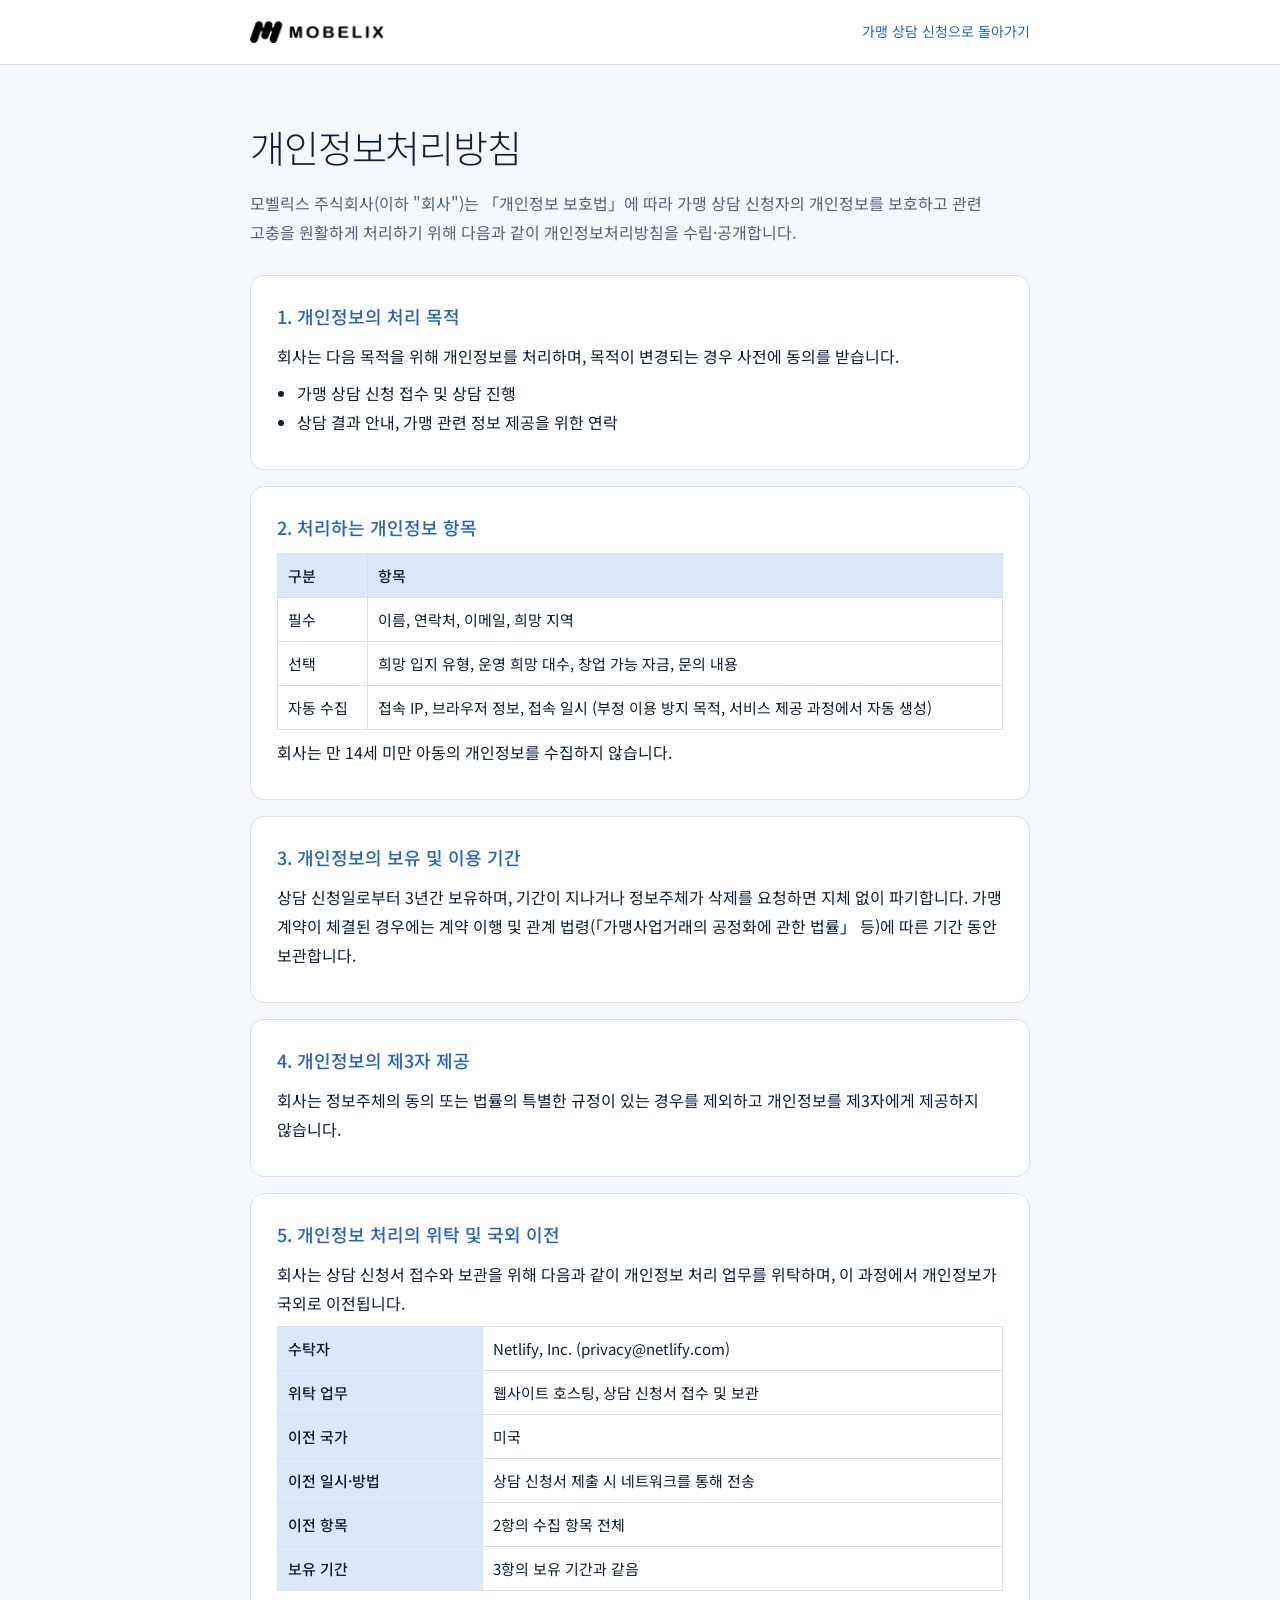
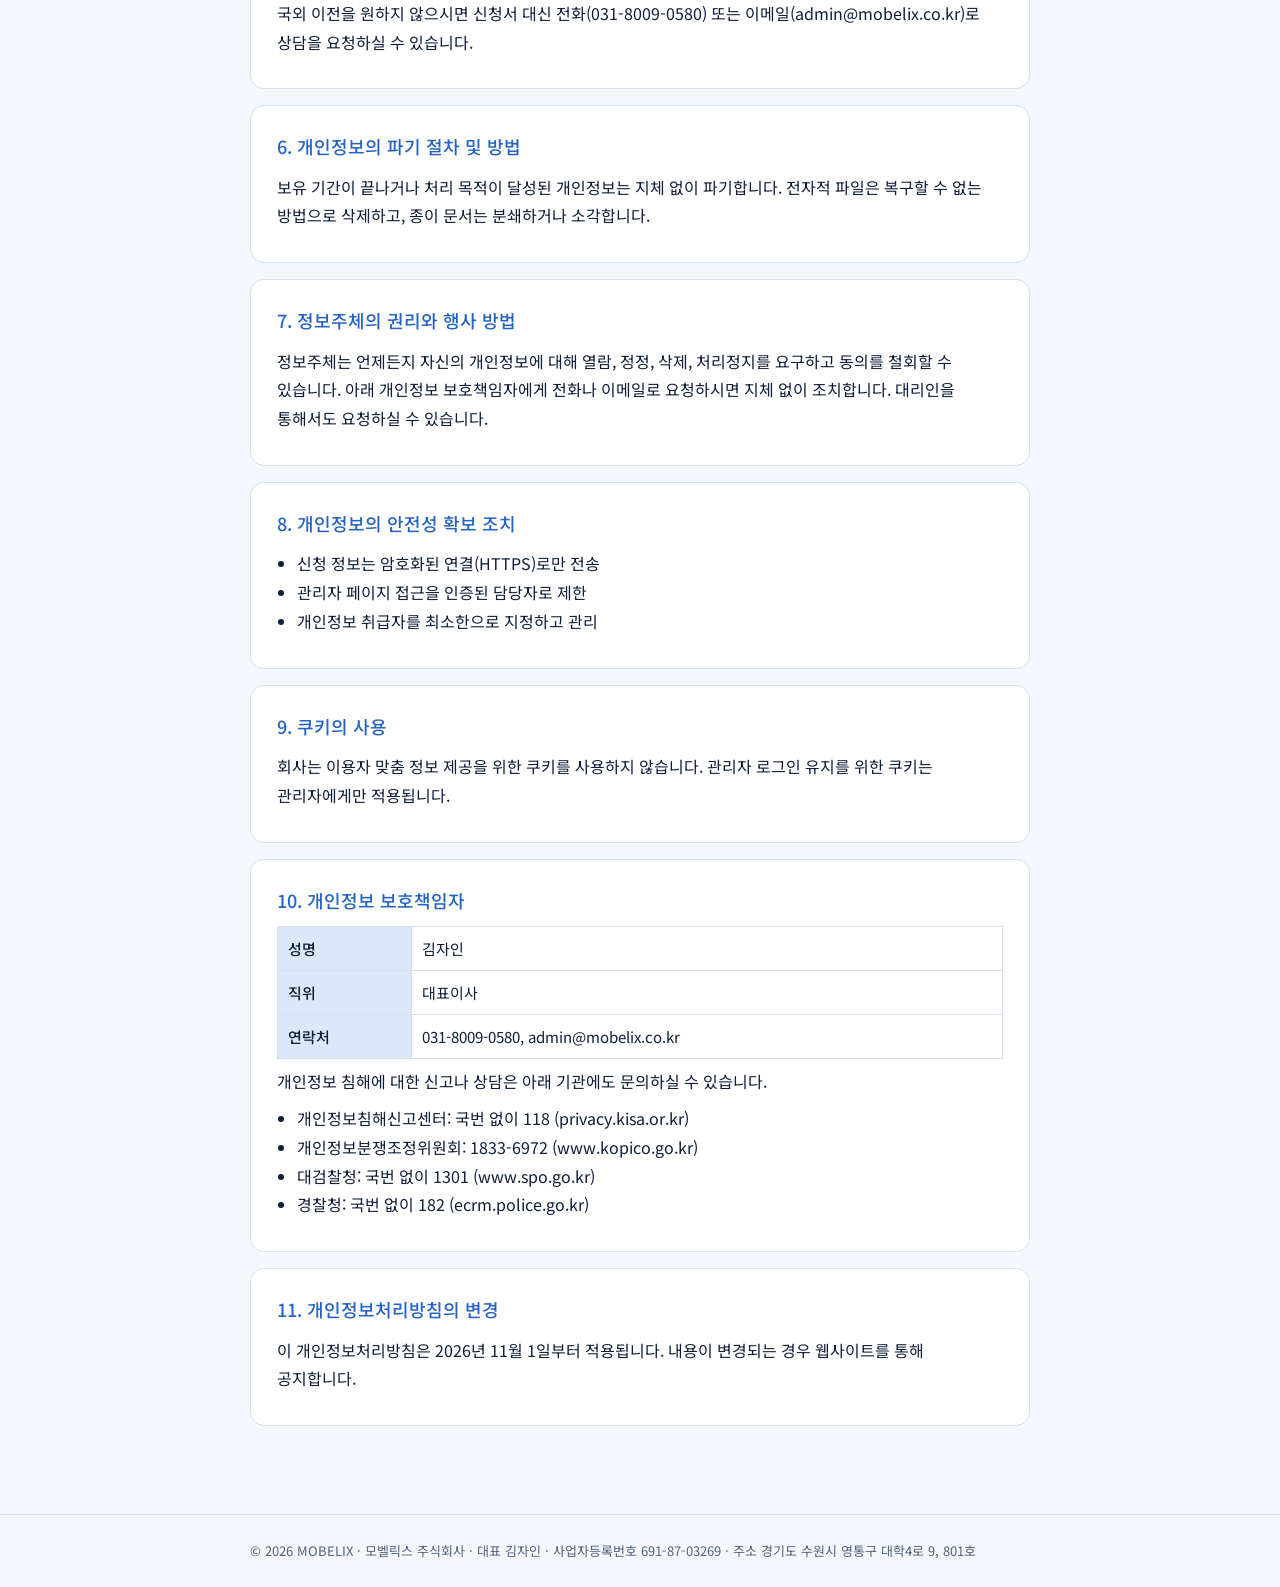
<file: privacy/index.html>
<!doctype html>
<html lang="ko">
<head>
<meta charset="utf-8">
<meta name="viewport" content="width=device-width, initial-scale=1">
<title>개인정보처리방침 | MOBELIX</title>
<link rel="preconnect" href="https://fonts.googleapis.com">
<link rel="preconnect" href="https://fonts.gstatic.com" crossorigin>
<link rel="stylesheet" href="https://fonts.googleapis.com/css2?family=Noto+Sans+KR:wght@300;400;500;700&display=swap">
<style>
:root{--bg:#F4F7FC;--surface:#FFFFFF;--ink:#0F1E3A;--muted:#52627E;--line:#D6E0F0;--blue:#2563C9;--soft:#DCE7FA;--ph:#FFE58A;--ph-ink:#5A4500;--logo-filter:none}
@media (prefers-color-scheme: dark){:root:not([data-theme="light"]){--bg:#0B1324;--surface:#111C33;--ink:#E6EDFA;--muted:#A3B2CC;--line:#22324F;--blue:#8DB4FF;--soft:#1A2A4A;--logo-filter:invert(1)}}
:root[data-theme="dark"]{--bg:#0B1324;--surface:#111C33;--ink:#E6EDFA;--muted:#A3B2CC;--line:#22324F;--blue:#8DB4FF;--soft:#1A2A4A;--logo-filter:invert(1)}
*{box-sizing:border-box}
body{margin:0;background:var(--bg);color:var(--ink);font-family:"Noto Sans KR",system-ui,sans-serif;font-size:16px;line-height:1.8;word-break:keep-all;overflow-wrap:anywhere}
header{background:var(--surface);border-bottom:1px solid var(--line)}
.wrap{max-width:820px;margin:0 auto;padding:0 20px}
header .wrap{display:flex;align-items:center;justify-content:space-between;height:64px}
.logo img{height:22px;width:auto;filter:var(--logo-filter);display:block}
header a.back{color:var(--blue);text-decoration:none;font-size:14px}
main{padding:48px 0 72px}
h1{font-weight:300;font-size:clamp(28px,4vw,38px);letter-spacing:-.03em;margin:0 0 8px}
.lead{color:var(--muted);margin:0 0 28px}
.draft{background:var(--ph);color:var(--ph-ink);border-radius:10px;padding:12px 16px;font-size:14px;margin-bottom:32px}
.ph{background:var(--ph);color:var(--ph-ink);border-radius:4px;padding:0 5px}
section{background:var(--surface);border:1px solid var(--line);border-radius:14px;padding:24px 26px;margin-bottom:16px}
h2{font-size:18px;font-weight:500;margin:0 0 10px;color:var(--blue)}
p,ul{margin:0 0 8px}ul{padding-left:20px}
table{width:100%;border-collapse:collapse;font-size:15px;margin:6px 0 8px}
th,td{border:1px solid var(--line);padding:8px 10px;text-align:left;vertical-align:top}
th{background:var(--soft);font-weight:500}
a{color:var(--blue)}
footer{border-top:1px solid var(--line);color:var(--muted);font-size:13px;padding:24px 0}
@media (max-width:560px){section{padding:20px 18px}table{font-size:14px}}
</style>
</head>
<body>
<header><div class="wrap"><a class="logo" href="/"><img src="/img/logo.webp" alt="MOBELIX" width="127" height="21"></a><a class="back" href="/#apply">가맹 상담 신청으로 돌아가기</a></div></header>
<main><div class="wrap">
<h1>개인정보처리방침</h1>
<p class="lead">모벨릭스 주식회사(이하 "회사")는 「개인정보 보호법」에 따라 가맹 상담 신청자의 개인정보를 보호하고 관련 고충을 원활하게 처리하기 위해 다음과 같이 개인정보처리방침을 수립·공개합니다.</p>

<section><h2>1. 개인정보의 처리 목적</h2>
<p>회사는 다음 목적을 위해 개인정보를 처리하며, 목적이 변경되는 경우 사전에 동의를 받습니다.</p>
<ul><li>가맹 상담 신청 접수 및 상담 진행</li><li>상담 결과 안내, 가맹 관련 정보 제공을 위한 연락</li></ul></section>

<section><h2>2. 처리하는 개인정보 항목</h2>
<table><tr><th>구분</th><th>항목</th></tr>
<tr><td>필수</td><td>이름, 연락처, 이메일, 희망 지역</td></tr>
<tr><td>선택</td><td>희망 입지 유형, 운영 희망 대수, 창업 가능 자금, 문의 내용</td></tr>
<tr><td>자동 수집</td><td>접속 IP, 브라우저 정보, 접속 일시 (부정 이용 방지 목적, 서비스 제공 과정에서 자동 생성)</td></tr></table>
<p>회사는 만 14세 미만 아동의 개인정보를 수집하지 않습니다.</p></section>

<section><h2>3. 개인정보의 보유 및 이용 기간</h2>
<p>상담 신청일로부터 3년간 보유하며, 기간이 지나거나 정보주체가 삭제를 요청하면 지체 없이 파기합니다. 가맹 계약이 체결된 경우에는 계약 이행 및 관계 법령(「가맹사업거래의 공정화에 관한 법률」 등)에 따른 기간 동안 보관합니다.</p></section>

<section><h2>4. 개인정보의 제3자 제공</h2>
<p>회사는 정보주체의 동의 또는 법률의 특별한 규정이 있는 경우를 제외하고 개인정보를 제3자에게 제공하지 않습니다.</p></section>

<section><h2>5. 개인정보 처리의 위탁 및 국외 이전</h2>
<p>회사는 상담 신청서 접수와 보관을 위해 다음과 같이 개인정보 처리 업무를 위탁하며, 이 과정에서 개인정보가 국외로 이전됩니다.</p>
<table><tr><th>수탁자</th><td>Netlify, Inc. (privacy@netlify.com)</td></tr>
<tr><th>위탁 업무</th><td>웹사이트 호스팅, 상담 신청서 접수 및 보관</td></tr>
<tr><th>이전 국가</th><td>미국</td></tr>
<tr><th>이전 일시·방법</th><td>상담 신청서 제출 시 네트워크를 통해 전송</td></tr>
<tr><th>이전 항목</th><td>2항의 수집 항목 전체</td></tr>
<tr><th>보유 기간</th><td>3항의 보유 기간과 같음</td></tr></table>
<p>국외 이전을 원하지 않으시면 신청서 대신 전화(031-8009-0580) 또는 이메일(admin@mobelix.co.kr)로 상담을 요청하실 수 있습니다.</p></section>

<section><h2>6. 개인정보의 파기 절차 및 방법</h2>
<p>보유 기간이 끝나거나 처리 목적이 달성된 개인정보는 지체 없이 파기합니다. 전자적 파일은 복구할 수 없는 방법으로 삭제하고, 종이 문서는 분쇄하거나 소각합니다.</p></section>

<section><h2>7. 정보주체의 권리와 행사 방법</h2>
<p>정보주체는 언제든지 자신의 개인정보에 대해 열람, 정정, 삭제, 처리정지를 요구하고 동의를 철회할 수 있습니다. 아래 개인정보 보호책임자에게 전화나 이메일로 요청하시면 지체 없이 조치합니다. 대리인을 통해서도 요청하실 수 있습니다.</p></section>

<section><h2>8. 개인정보의 안전성 확보 조치</h2>
<ul><li>신청 정보는 암호화된 연결(HTTPS)로만 전송</li><li>관리자 페이지 접근을 인증된 담당자로 제한</li><li>개인정보 취급자를 최소한으로 지정하고 관리</li></ul></section>

<section><h2>9. 쿠키의 사용</h2>
<p>회사는 이용자 맞춤 정보 제공을 위한 쿠키를 사용하지 않습니다. 관리자 로그인 유지를 위한 쿠키는 관리자에게만 적용됩니다.</p></section>

<section><h2>10. 개인정보 보호책임자</h2>
<table><tr><th>성명</th><td>김자인</td></tr>
<tr><th>직위</th><td>대표이사</td></tr>
<tr><th>연락처</th><td>031-8009-0580, admin@mobelix.co.kr</td></tr></table>
<p>개인정보 침해에 대한 신고나 상담은 아래 기관에도 문의하실 수 있습니다.</p>
<ul><li>개인정보침해신고센터: 국번 없이 118 (privacy.kisa.or.kr)</li><li>개인정보분쟁조정위원회: 1833-6972 (www.kopico.go.kr)</li><li>대검찰청: 국번 없이 1301 (www.spo.go.kr)</li><li>경찰청: 국번 없이 182 (ecrm.police.go.kr)</li></ul></section>

<section><h2>11. 개인정보처리방침의 변경</h2>
<p>이 개인정보처리방침은 2026년 11월 1일부터 적용됩니다. 내용이 변경되는 경우 웹사이트를 통해 공지합니다.</p></section>
</div></main>
<footer><div class="wrap">© 2026 MOBELIX · 모벨릭스 주식회사 · 대표 김자인 · 사업자등록번호 691-87-03269 · 주소 경기도 수원시 영통구 대학4로 9, 801호</div></footer>
</body>
</html>
</file>
<file: theme-cobalt.css>
/* 코발트 블루 테마: 시원한 레저 톤. index.html 기본 토큰을 덮어씀 */
:root{
  --bg:#F4F7FC;--surface:#FFFFFF;--ink:#0F1E3A;--muted:#52627E;--line:#D6E0F0;
  --green:#2563C9;--green-2:#2E6FD8;--gold:#2563C9;--gold-soft:#DCE7FA;
  --on-green:#FFFFFF;--on-green-muted:#E6EEFC;--band:#E8EFFA;
  --accent:#FF8A3D;--cta-bg:#FFFFFF;--cta-ink:#1D4FA6;
}
@media (prefers-color-scheme: dark){
  :root:not([data-theme="light"]){
    --bg:#0B1324;--surface:#111C33;--ink:#E6EDFA;--muted:#A3B2CC;--line:#22324F;
    --green:#0A3784;--green-2:#1F5BD1;--gold:#8DB4FF;--gold-soft:#1A2A4A;
    --on-green:#FFFFFF;--on-green-muted:#C7D6F5;--band:#0E182D;
  }
}
:root[data-theme="dark"]{
  --bg:#0B1324;--surface:#111C33;--ink:#E6EDFA;--muted:#A3B2CC;--line:#22324F;
  --green:#0A3784;--green-2:#1F5BD1;--gold:#8DB4FF;--gold-soft:#1A2A4A;
  --on-green:#FFFFFF;--on-green-muted:#C7D6F5;--band:#0E182D;
}

/* 버튼: 둥근 알약형 */
.btn{border-radius:999px;background:var(--green);color:#fff;font-weight:500;letter-spacing:-.01em}
.btn.line{border-radius:999px}
.admin-btn{border-radius:999px}

/* 히어로: 세이지 그라데이션 + 가는 대형 타이포 */
.hero{background:
  radial-gradient(ellipse 70% 80% at 72% 38%, #9CC2FF 0%, rgba(156,194,255,0) 60%),
  linear-gradient(160deg,#5B97F2 0%,#2E6FD8 50%,#1D4FA6 100%)}
.hero h1{font-weight:300;letter-spacing:-.035em;line-height:1.12}
.hero h1 em{color:#CFE3FF;font-weight:400}
.hero .kicker{color:#CFE3FF}
.hero .lede{color:var(--on-green-muted);font-weight:300}
.hero .btn{background:var(--cta-bg);color:var(--cta-ink)}
.hero .btn.line{background:transparent;color:#fff;border-color:rgba(255,255,255,.6)}
.hero-img .model{color:#CFE3FF}
.hero-img img{filter:drop-shadow(0 30px 40px rgba(5,20,60,.4))}

/* 핵심 수치: 기울어진 명조 대신 가는 고딕 */
.stats{border-top-color:rgba(255,255,255,.28)}
.stats b{font-family:var(--f-body);font-style:normal;font-weight:300;color:#fff;letter-spacing:-.03em}
.stats b small{color:var(--on-green-muted)}

/* 섹션 제목도 가볍게 */
h2{font-weight:400;letter-spacing:-.03em}
.kicker{color:var(--gold)}
.feat .n{font-family:var(--f-body);font-style:normal;font-weight:300;color:var(--green-2)}

/* 어두운 초록 영역(상담 신청, 수익 계산 결과) */
.form-band{background:linear-gradient(160deg,#2E6FD8 0%,#1D4FA6 100%)}
.form-band .kicker,.form-band .contact-lines b,.calc-out .kicker{color:#CFE3FF}
form.inq{border-radius:14px}
form.inq input,form.inq select,form.inq textarea{border-radius:8px}
.calc-out b{font-family:var(--f-body);font-style:normal;font-weight:300}
.calc-out .total b{color:#fff;font-weight:400}
.calc-out .row span.ph{color:#6B5300}
.check a,footer a{color:inherit;text-decoration:underline;text-underline-offset:3px}
</file>
